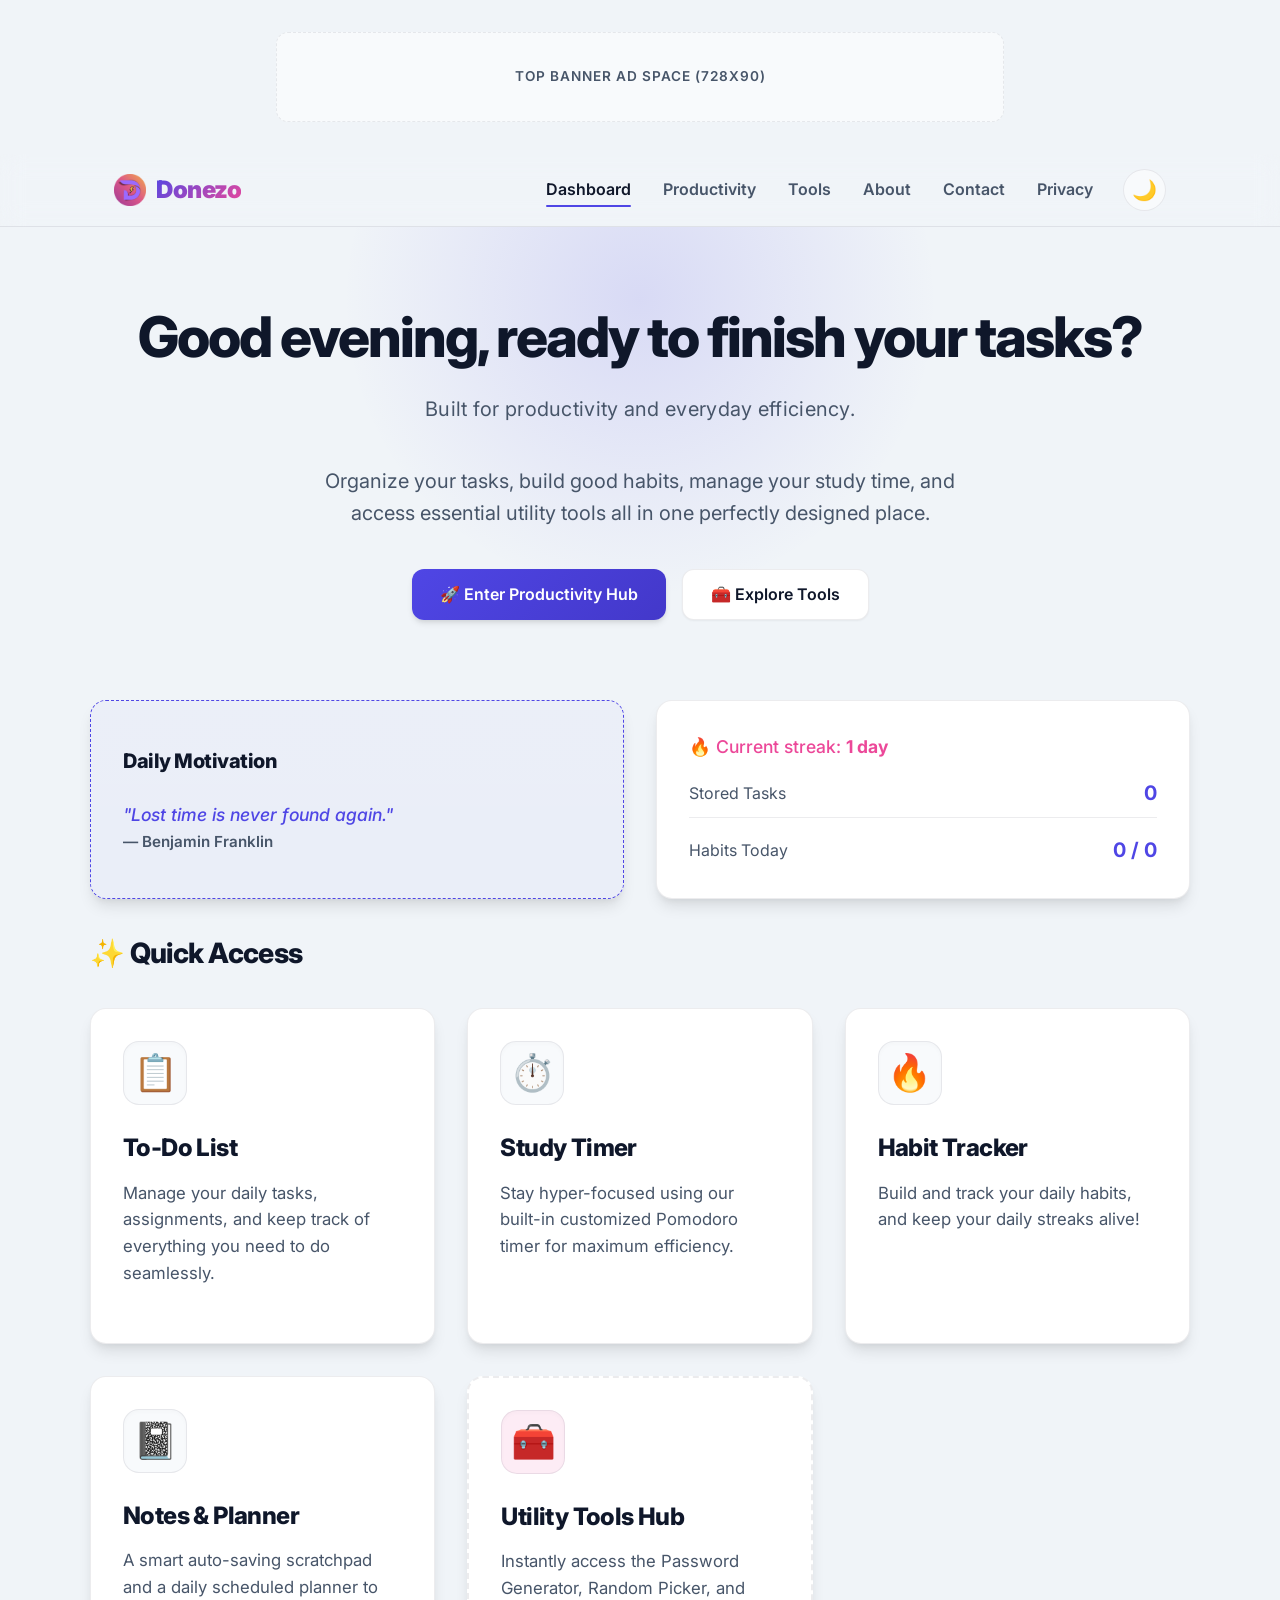
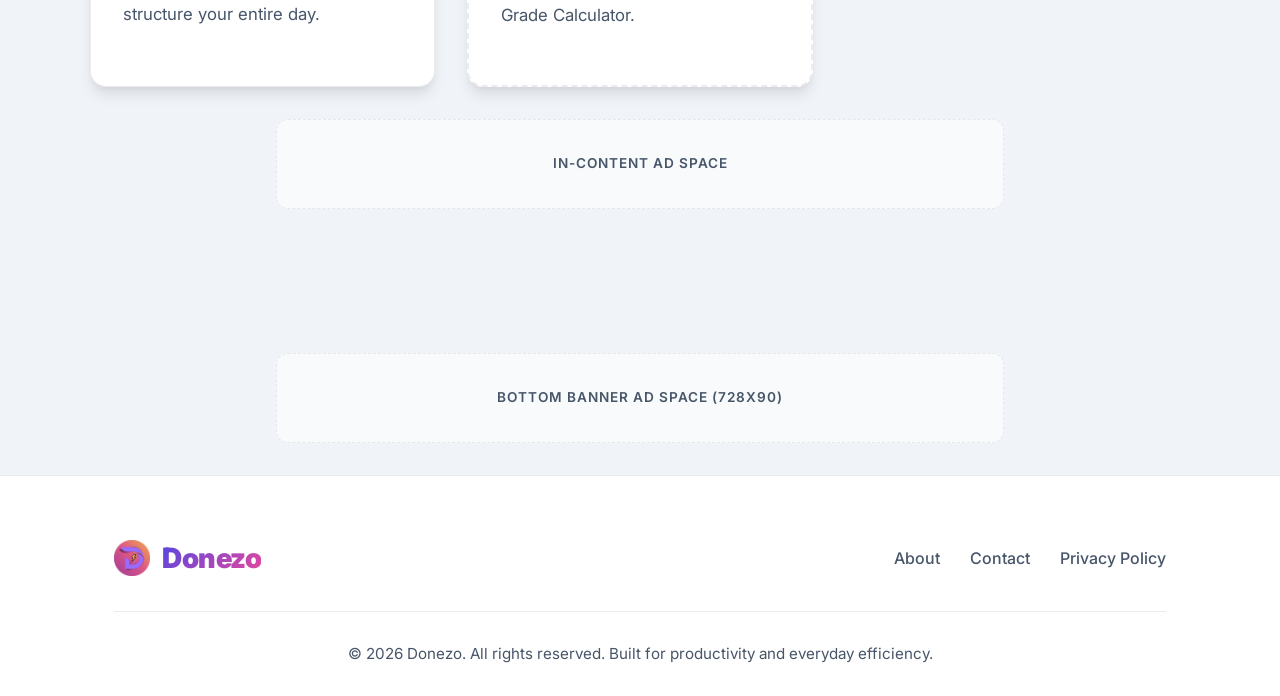
<file: index.html>
<!DOCTYPE html>
<html lang="en">

<head>
  <meta charset="UTF-8">
  <meta name="viewport" content="width=device-width, initial-scale=1.0">
  <title>Donezo - Your Daily Productivity Hub</title>
  <meta name="description" content="A complete suite of productivity and utility tools for students.">
  <link href="https://fonts.googleapis.com/css2?family=Inter:wght@400;500;600;700;800;900&display=swap"
    rel="stylesheet">
  <link rel="stylesheet" href="style.css">
  <link rel="icon" href="assets/favicon.png" type="image/png">
</head>

<body>

  <!-- Top Banner Ad Placeholder -->
  <div class="ad-container top-ad">Top Banner Ad Space (728x90)</div>

  <!-- Navbar -->
  <nav class="navbar">
    <div class="container nav-container">
      <a href="index.html" class="nav-logo">
        <img src="assets/logo.png" alt="Donezo Logo">
        <span class="nav-logo-text">Donezo</span>
      </a>
      <button class="hamburger" id="hamburger" aria-label="Menu">☰</button>
      <div class="nav-right" id="nav-right">
        <ul class="nav-menu" id="nav-menu">
          <li><a href="index.html" class="nav-link active">Dashboard</a></li>
          <li><a href="productivity.html" class="nav-link">Productivity</a></li>
          <li><a href="tools.html" class="nav-link">Tools</a></li>
          <li><a href="about.html" class="nav-link">About</a></li>
          <li><a href="contact.html" class="nav-link">Contact</a></li>
          <li><a href="privacy.html" class="nav-link">Privacy</a></li>
        </ul>
        <button class="theme-toggle" id="theme-toggle" aria-label="Toggle Dark Mode">🌙</button>
      </div>
    </div>
  </nav>

  <!-- Hero / Welcome -->
  <header class="hero container">
    <h1 id="welcome-message">Your Daily Productivity Hub</h1>
    <p class="tagline">Built for productivity and everyday efficiency.</p>
    <p>Organize your tasks, build good habits, manage your study time, and access essential utility tools all in one
      perfectly designed place.</p>
    <div class="hero-actions">
      <a href="productivity.html" class="btn">🚀 Enter Productivity Hub</a>
      <a href="tools.html" class="btn btn-secondary">🧰 Explore Tools</a>
    </div>
  </header>

  <main class="container main-content">

    <!-- Progress Dashboard & Daily Quote -->
    <div class="cards-grid mb-2" style="grid-template-columns: repeat(auto-fit, minmax(320px, 1fr));">
      
      <!-- Daily Motivation -->
      <div class="card" style="display: flex; justify-content: center; background: rgba(79,70,229,0.03); border: 1px dashed var(--primary);">
        <h3 class="card-title" style="font-size: 1.25rem;">Daily Motivation</h3>
        <div id="daily-quote" style="margin-top: 12px; font-weight: 500; line-height: 1.6;">
          <em class="text-muted">Loading quote...</em>
        </div>
      </div>

      <!-- Quick Stats -->
      <div class="card" style="display: flex; flex-direction: column; justify-content: center; gap: 16px;">
        <div id="streak-indicator" style="font-size: 1.1rem; color: var(--secondary); font-weight: 500;">
          <!-- JS injected streak -->
        </div>
        <div style="display: flex; justify-content: space-between; align-items: center; border-bottom: 1px solid var(--border-color); padding-bottom: 8px;">
          <span class="text-muted">Stored Tasks</span>
          <strong id="dash-tasks" style="font-size: 1.25rem; color: var(--primary);">0</strong>
        </div>
        <div style="display: flex; justify-content: space-between; align-items: center;">
          <span class="text-muted">Habits Today</span>
          <strong id="dash-habits" style="font-size: 1.25rem; color: var(--primary);">0 / 0</strong>
        </div>
      </div>
      
    </div>

    <h2 class="section-title mt-2">✨ Quick Access</h2>

    <div class="cards-grid mb-2">
      <!-- Productivity Cards -->
      <a href="productivity.html" class="card">
        <div class="card-icon">📋</div>
        <h3 class="card-title">To-Do List</h3>
        <p>Manage your daily tasks, assignments, and keep track of everything you need to do seamlessly.</p>
      </a>

      <a href="productivity.html" class="card">
        <div class="card-icon">⏱️</div>
        <h3 class="card-title">Study Timer</h3>
        <p>Stay hyper-focused using our built-in customized Pomodoro timer for maximum efficiency.</p>
      </a>

      <a href="productivity.html" class="card">
        <div class="card-icon">🔥</div>
        <h3 class="card-title">Habit Tracker</h3>
        <p>Build and track your daily habits, and keep your daily streaks alive!</p>
      </a>

      <a href="productivity.html" class="card">
        <div class="card-icon">📓</div>
        <h3 class="card-title">Notes & Planner</h3>
        <p>A smart auto-saving scratchpad and a daily scheduled planner to structure your entire day.</p>
      </a>

      <!-- Tools Card -->
      <a href="tools.html" class="card" style="border-style: dashed; border-width: 2px;">
        <div class="card-icon" style="background: rgba(236, 72, 153, 0.1); color: var(--secondary);">🧰</div>
        <h3 class="card-title">Utility Tools Hub</h3>
        <p>Instantly access the Password Generator, Random Picker, and Grade Calculator.</p>
      </a>
    </div>

    <!-- In-Content Ad Placeholder -->
    <div class="ad-container mid-ad">In-Content Ad Space</div>

  </main>

  <!-- Bottom Banner Ad Placeholder -->
  <div class="ad-container bottom-ad">Bottom Banner Ad Space (728x90)</div>

  <!-- Footer -->
  <footer class="footer">
    <div class="container">
      <div class="footer-content">
        <div class="footer-logo">
          <img src="assets/logo.png" alt="Donezo Logo">
          <span class="footer-logo-text">Donezo</span>
        </div>
        <ul class="footer-nav">
          <li><a href="about.html">About</a></li>
          <li><a href="contact.html">Contact</a></li>
          <li><a href="privacy.html">Privacy Policy</a></li>
        </ul>
      </div>
      <div class="footer-bottom">
        &copy; 2026 Donezo. All rights reserved. Built for productivity and everyday efficiency.
      </div>
    </div>
  </footer>

  <script src="script.js"></script>
</body>

</html>
</file>
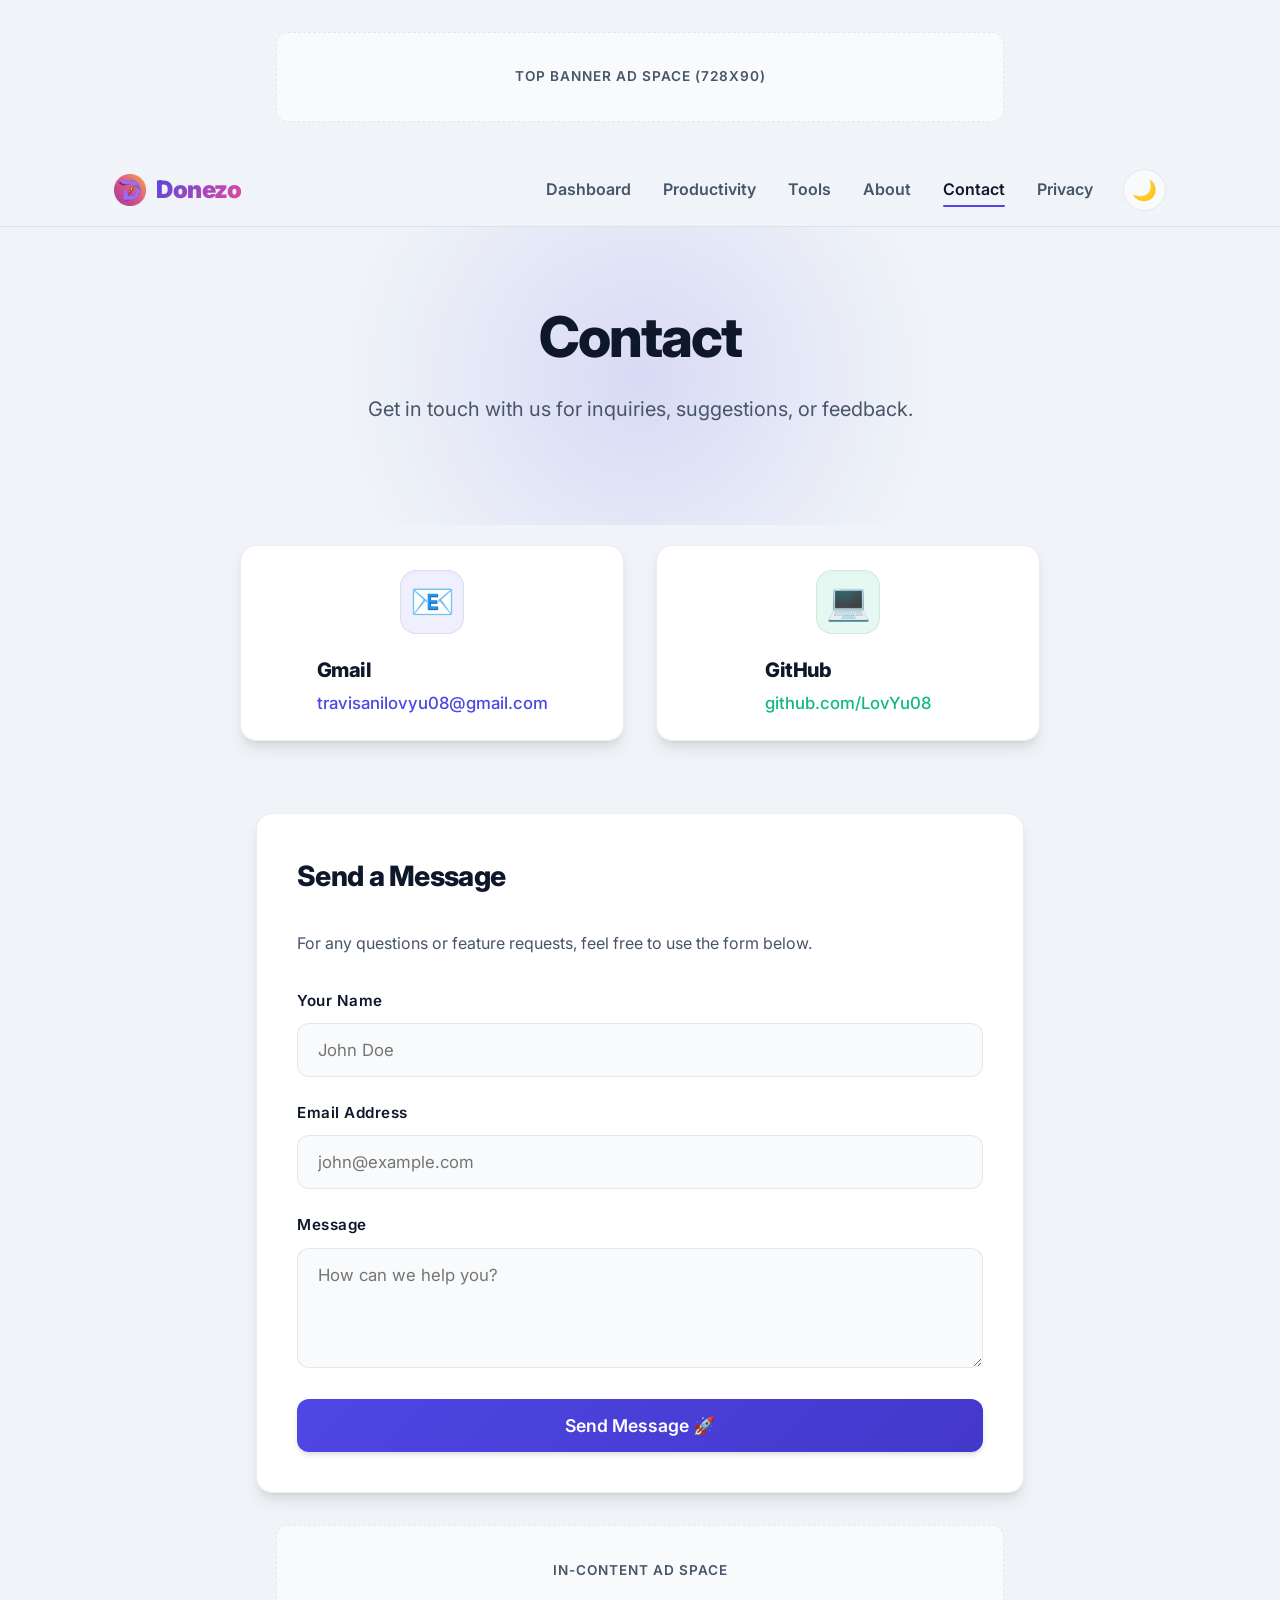
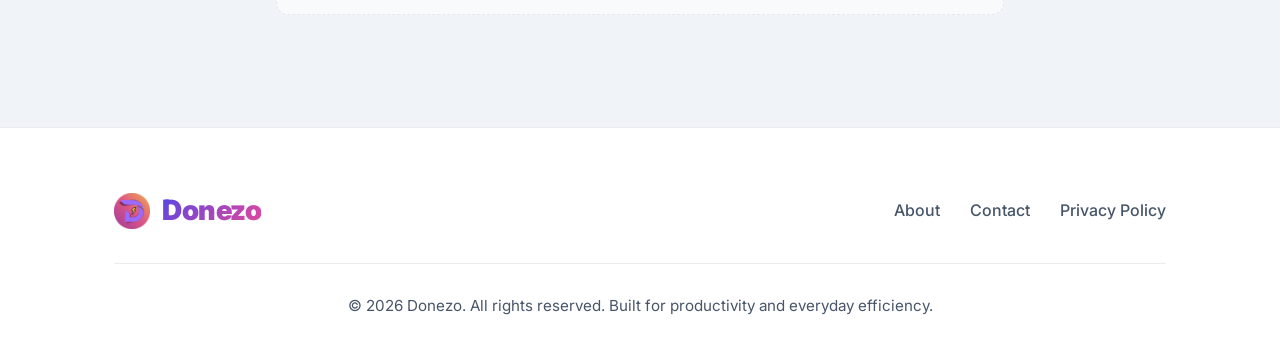
<file: contact.html>
<!DOCTYPE html>
<html lang="en">

<head>
  <meta charset="UTF-8">
  <meta name="viewport" content="width=device-width, initial-scale=1.0">
  <title>Contact - Donezo</title>
  <meta name="description" content="Get in touch with the Donezo developer.">
  <link href="https://fonts.googleapis.com/css2?family=Inter:wght@400;500;600;700;800;900&display=swap"
    rel="stylesheet">
  <link rel="stylesheet" href="style.css">
  <link rel="icon" href="assets/favicon.png" type="image/png">
</head>

<body>

  <!-- Top Banner Ad Placeholder -->
  <div class="ad-container top-ad">Top Banner Ad Space (728x90)</div>

  <!-- Navbar -->
  <nav class="navbar">
    <div class="container nav-container">
      <a href="index.html" class="nav-logo">
        <img src="assets/logo.png" alt="Donezo Logo">
        <span class="nav-logo-text">Donezo</span>
      </a>
      <button class="hamburger" id="hamburger" aria-label="Menu">☰</button>
      <div class="nav-right" id="nav-right">
        <ul class="nav-menu" id="nav-menu">
          <li><a href="index.html" class="nav-link">Dashboard</a></li>
          <li><a href="productivity.html" class="nav-link">Productivity</a></li>
          <li><a href="tools.html" class="nav-link">Tools</a></li>
          <li><a href="about.html" class="nav-link">About</a></li>
          <li><a href="contact.html" class="nav-link active">Contact</a></li>
          <li><a href="privacy.html" class="nav-link">Privacy</a></li>
        </ul>
        <button class="theme-toggle" id="theme-toggle" aria-label="Toggle Dark Mode">🌙</button>
      </div>
    </div>
  </nav>

  <!-- Hero Section -->
  <header class="hero container">
    <h1>Contact</h1>
    <p>Get in touch with us for inquiries, suggestions, or feedback.</p>
  </header>

  <main class="container main-content">

    <div class="prod-layout" style="grid-template-columns: 1fr; max-width: 800px; margin: 0 auto;">

      <!-- Contact Info Cards -->
      <div class="cards-grid mb-2" style="grid-template-columns: repeat(auto-fit, minmax(280px, 1fr));">
        <div class="card" style="padding: 24px; display: flex; align-items: center; text-align: left; gap: 20px;">
          <div class="card-icon" style="margin-bottom: 0; background: rgba(99, 102, 241, 0.1); color: var(--primary);">
            📧</div>
          <div>
            <h3 class="card-title" style="font-size: 1.25rem; margin-bottom: 4px;">Gmail</h3>
            <p class="text-muted" style="margin-bottom: 0;"><a href="mailto:travisanilovyu08@gmail.com"
                style="color: var(--primary); font-weight: 500;">travisanilovyu08@gmail.com</a></p>
          </div>
        </div>

        <div class="card" style="padding: 24px; display: flex; align-items: center; text-align: left; gap: 20px;">
          <div class="card-icon" style="margin-bottom: 0; background: rgba(16, 185, 129, 0.1); color: var(--success);">
            💻</div>
          <div>
            <h3 class="card-title" style="font-size: 1.25rem; margin-bottom: 4px;">GitHub</h3>
            <p class="text-muted" style="margin-bottom: 0;"><a href="https://github.com/LovYu08" target="_blank"
                style="color: var(--success); font-weight: 500;">github.com/LovYu08</a></p>
          </div>
        </div>
      </div>

      <!-- Contact Form UI -->
      <div class="tool-wrapper" style="width: 100%; border: 1px solid var(--border-color);">
        <h2 class="section-title">Send a Message</h2>
        <p class="text-muted mb-2">For any questions or feature requests, feel free to use the form below.</p>

        <form onsubmit="event.preventDefault(); alert('Thanks! Form submission is a visual placeholder for now.');">
          <div class="form-group">
            <label class="form-label" for="contact-name">Your Name</label>
            <input type="text" id="contact-name" class="form-control" placeholder="John Doe" required>
          </div>

          <div class="form-group">
            <label class="form-label" for="contact-email">Email Address</label>
            <input type="email" id="contact-email" class="form-control" placeholder="john@example.com" required>
          </div>

          <div class="form-group">
            <label class="form-label" for="contact-message">Message</label>
            <textarea id="contact-message" class="form-control" placeholder="How can we help you?" required></textarea>
          </div>

          <button type="submit" class="btn"
            style="width: 100%; justify-content: center; padding: 16px; font-size: 1.1rem;">
            Send Message 🚀
          </button>
        </form>
      </div>

    </div>

    <!-- In-Content Ad Placeholder -->
    <div class="ad-container mid-ad">In-Content Ad Space</div>
  </main>

  <footer class="footer">
    <div class="container">
      <div class="footer-content">
        <div class="footer-logo">
          <img src="assets/logo.png" alt="Donezo Logo">
          <span class="footer-logo-text">Donezo</span>
        </div>
        <ul class="footer-nav">
          <li><a href="about.html">About</a></li>
          <li><a href="contact.html">Contact</a></li>
          <li><a href="privacy.html">Privacy Policy</a></li>
        </ul>
      </div>
      <div class="footer-bottom">
        &copy; 2026 Donezo. All rights reserved. Built for productivity and everyday efficiency.
      </div>
    </div>
  </footer>

  <script src="script.js"></script>
</body>

</html>
</file>
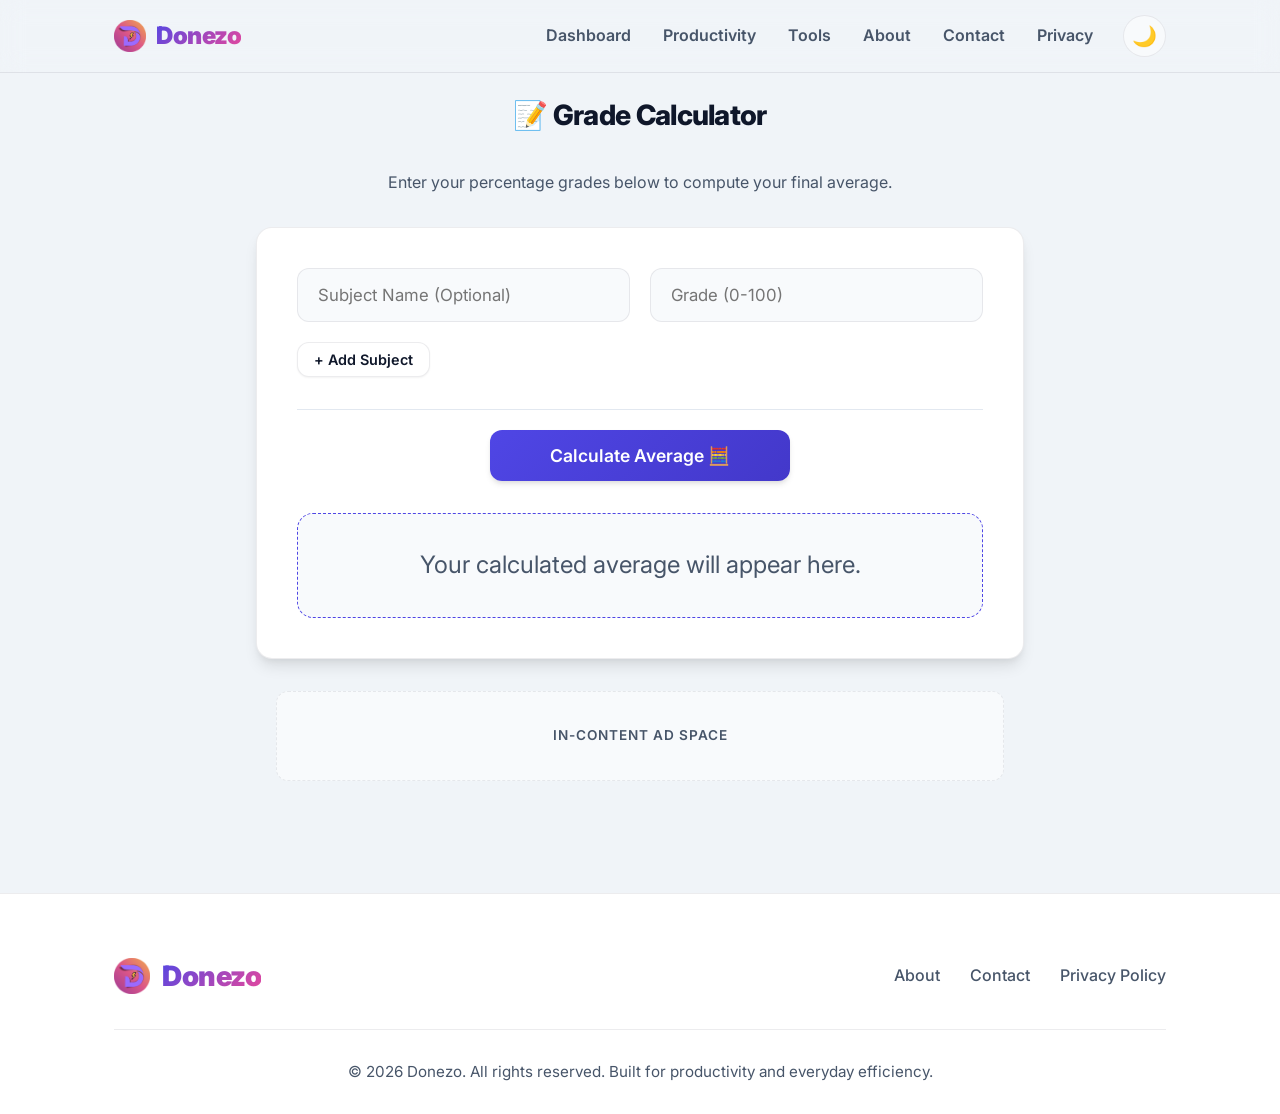
<file: grade-calculator.html>
<!DOCTYPE html>
<html lang="en">

<head>
  <meta charset="UTF-8">
  <meta name="viewport" content="width=device-width, initial-scale=1.0">
  <title>Grade Calculator - Donezo</title>
  <meta name="description" content="Calculate your average grades quickly and accurately.">
  <link href="https://fonts.googleapis.com/css2?family=Inter:wght@400;500;600;700;800;900&display=swap"
    rel="stylesheet">
  <link rel="stylesheet" href="style.css">
  <link rel="icon" href="assets/favicon.png" type="image/png">
</head>

<body>

  <!-- Navbar -->
  <nav class="navbar">
    <div class="container nav-container">
      <a href="index.html" class="nav-logo">
        <img src="assets/logo.png" alt="Donezo Logo">
        <span class="nav-logo-text">Donezo</span>
      </a>
      <button class="hamburger" id="hamburger" aria-label="Menu">☰</button>
      <div class="nav-right" id="nav-right">
        <ul class="nav-menu" id="nav-menu">
          <li><a href="index.html" class="nav-link">Dashboard</a></li>
          <li><a href="productivity.html" class="nav-link">Productivity</a></li>
          <li><a href="tools.html" class="nav-link">Tools</a></li>
          <li><a href="about.html" class="nav-link">About</a></li>
          <li><a href="contact.html" class="nav-link">Contact</a></li>
          <li><a href="privacy.html" class="nav-link">Privacy</a></li>
        </ul>
        <button class="theme-toggle" id="theme-toggle" aria-label="Toggle Dark Mode">🌙</button>
      </div>
    </div>
  </nav>

  <main class="container main-content">
    <div class="text-center mb-2">
      <h1 class="section-title" style="justify-content: center;">📝 Grade Calculator</h1>
      <p class="text-muted">Enter your percentage grades below to compute your final average.</p>
    </div>

    <div class="tool-wrapper" id="grade-tool">

      <div id="grade-inputs">
        <!-- JS populates initial row -->
        <div class="grade-row">
          <div class="form-group">
            <input type="text" class="form-control" placeholder="Subject Name (Optional)">
          </div>
          <div class="form-group">
            <input type="number" class="form-control grade-val" placeholder="Grade (0-100)" min="0" max="100">
          </div>
          <!-- No remove button for the first row to ensure they don't break layout -->
        </div>
      </div>

      <div class="mb-2">
        <button id="add-grade-btn" class="btn btn-secondary btn-sm" style="margin-right: 10px;">+ Add Subject</button>
      </div>

      <div class="text-center mb-2" style="border-top: 1px solid #e2e8f0; padding-top: 20px;">
        <button id="calc-grade-btn" class="btn"
          style="width: 100%; max-width: 300px; padding: 15px; font-size: 1.1rem;">Calculate Average 🧮</button>
      </div>

      <div id="grade-result" class="result-box">
        <!-- Results appear here -->
        <span class="text-muted" style="font-weight: 400;">Your calculated average will appear here.</span>
      </div>

    </div>

    <!-- In-Content Ad Placeholder -->
    <div class="ad-container mid-ad">In-Content Ad Space</div>
  </main>

  <footer class="footer">
    <div class="container">
      <div class="footer-content">
        <div class="footer-logo">
          <img src="assets/logo.png" alt="Donezo Logo">
          <span class="footer-logo-text">Donezo</span>
        </div>
        <ul class="footer-nav">
          <li><a href="about.html">About</a></li>
          <li><a href="contact.html">Contact</a></li>
          <li><a href="privacy.html">Privacy Policy</a></li>
        </ul>
      </div>
      <div class="footer-bottom">
        &copy; 2026 Donezo. All rights reserved. Built for productivity and everyday efficiency.
      </div>
    </div>
  </footer>

  <script src="script.js"></script>
</body>

</html>
</file>
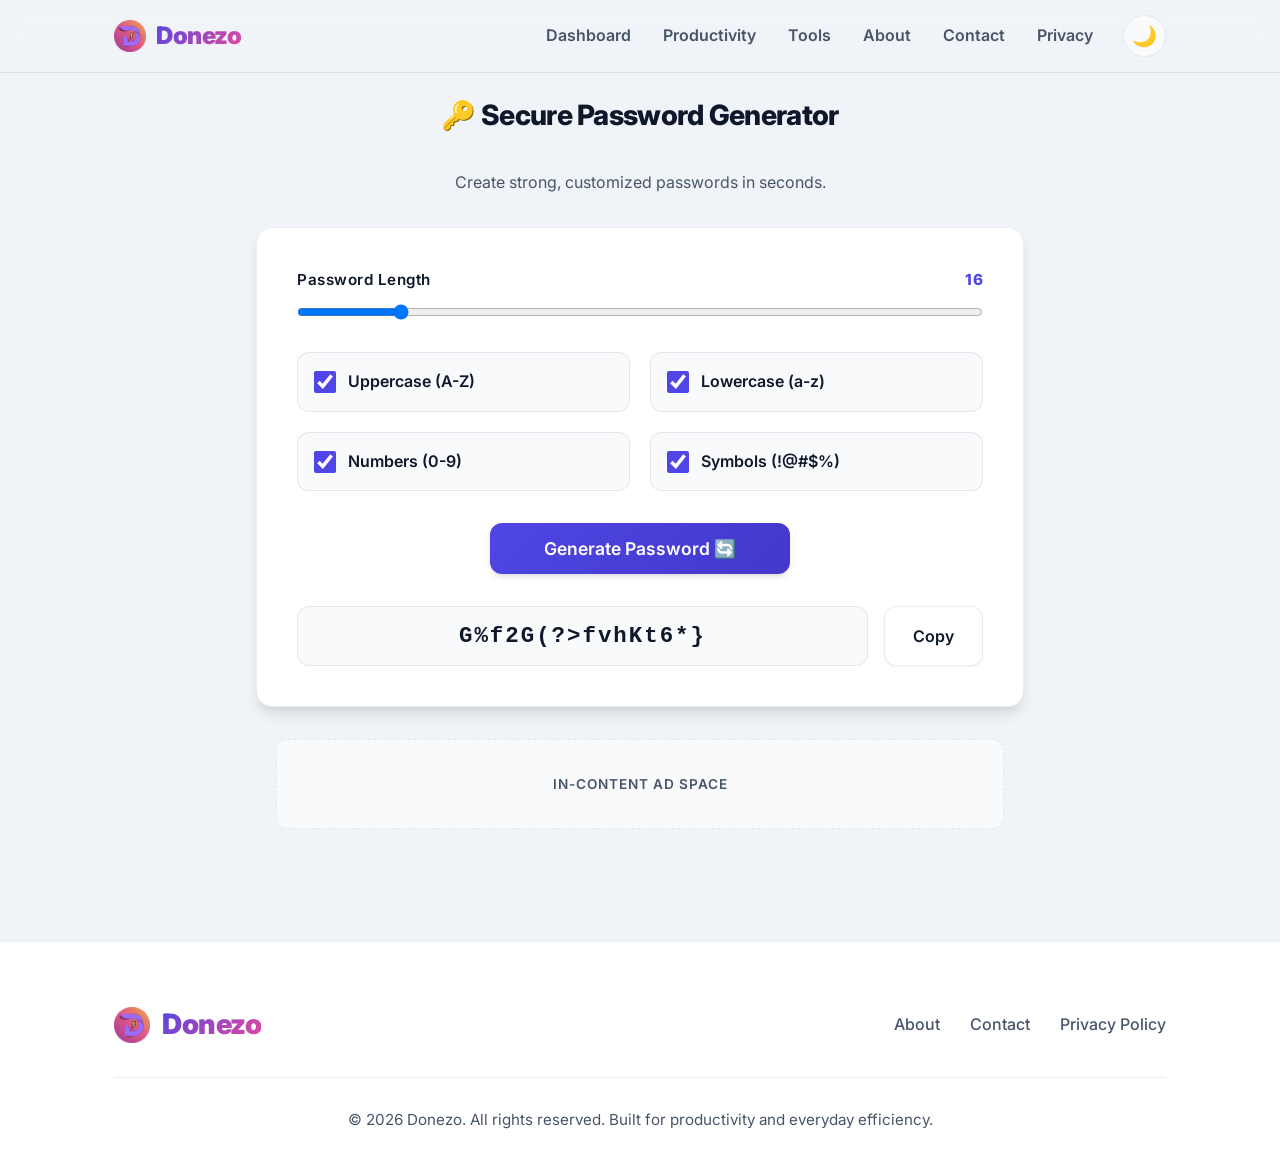
<file: password-generator.html>
<!DOCTYPE html>
<html lang="en">

<head>
  <meta charset="UTF-8">
  <meta name="viewport" content="width=device-width, initial-scale=1.0">
  <title>Password Generator - Donezo</title>
  <meta name="description" content="Generate secure passwords locally in your browser.">
  <link href="https://fonts.googleapis.com/css2?family=Inter:wght@400;500;600;700;800;900&display=swap"
    rel="stylesheet">
  <link rel="stylesheet" href="style.css">
  <link rel="icon" href="assets/favicon.png" type="image/png">
</head>

<body>

  <!-- Navbar -->
  <nav class="navbar">
    <div class="container nav-container">
      <a href="index.html" class="nav-logo">
        <img src="assets/logo.png" alt="Donezo Logo">
        <span class="nav-logo-text">Donezo</span>
      </a>
      <button class="hamburger" id="hamburger" aria-label="Menu">☰</button>
      <div class="nav-right" id="nav-right">
        <ul class="nav-menu" id="nav-menu">
          <li><a href="index.html" class="nav-link">Dashboard</a></li>
          <li><a href="productivity.html" class="nav-link">Productivity</a></li>
          <li><a href="tools.html" class="nav-link">Tools</a></li>
          <li><a href="about.html" class="nav-link">About</a></li>
          <li><a href="contact.html" class="nav-link">Contact</a></li>
          <li><a href="privacy.html" class="nav-link">Privacy</a></li>
        </ul>
        <button class="theme-toggle" id="theme-toggle" aria-label="Toggle Dark Mode">🌙</button>
      </div>
    </div>
  </nav>

  <main class="container main-content">
    <div class="text-center mb-2">
      <h1 class="section-title" style="justify-content: center;">🔑 Secure Password Generator</h1>
      <p class="text-muted">Create strong, customized passwords in seconds.</p>
    </div>

    <div class="tool-wrapper" id="password-tool">

      <div class="form-group">
        <label class="form-label" style="display: flex; justify-content: space-between;">
          Password Length
          <span id="length-val" style="color: var(--primary); font-weight: 800;">16</span>
        </label>
        <input type="range" id="pass-length" class="form-control" min="8" max="64" value="16" style="padding: 0;">
      </div>

      <div class="pass-options">
        <label class="pass-option-label">
          <input type="checkbox" id="inc-upper" checked> Uppercase (A-Z)
        </label>
        <label class="pass-option-label">
          <input type="checkbox" id="inc-lower" checked> Lowercase (a-z)
        </label>
        <label class="pass-option-label">
          <input type="checkbox" id="inc-num" checked> Numbers (0-9)
        </label>
        <label class="pass-option-label">
          <input type="checkbox" id="inc-sym" checked> Symbols (!@#$%)
        </label>
      </div>

      <div class="text-center mb-2">
        <button id="generate-btn" class="btn"
          style="width: 100%; max-width: 300px; padding: 15px; font-size: 1.1rem;">Generate Password 🔄</button>
      </div>

      <div class="password-output-group">
        <input type="text" id="pass-output" class="form-control" readonly placeholder="Click generate...">
        <button id="copy-btn" class="btn btn-secondary">Copy</button>
      </div>

    </div>

    <!-- In-Content Ad Placeholder -->
    <div class="ad-container mid-ad">In-Content Ad Space</div>
  </main>

  <footer class="footer">
    <div class="container">
      <div class="footer-content">
        <div class="footer-logo">
          <img src="assets/logo.png" alt="Donezo Logo">
          <span class="footer-logo-text">Donezo</span>
        </div>
        <ul class="footer-nav">
          <li><a href="about.html">About</a></li>
          <li><a href="contact.html">Contact</a></li>
          <li><a href="privacy.html">Privacy Policy</a></li>
        </ul>
      </div>
      <div class="footer-bottom">
        &copy; 2026 Donezo. All rights reserved. Built for productivity and everyday efficiency.
      </div>
    </div>
  </footer>

  <script src="script.js"></script>
</body>

</html>
</file>
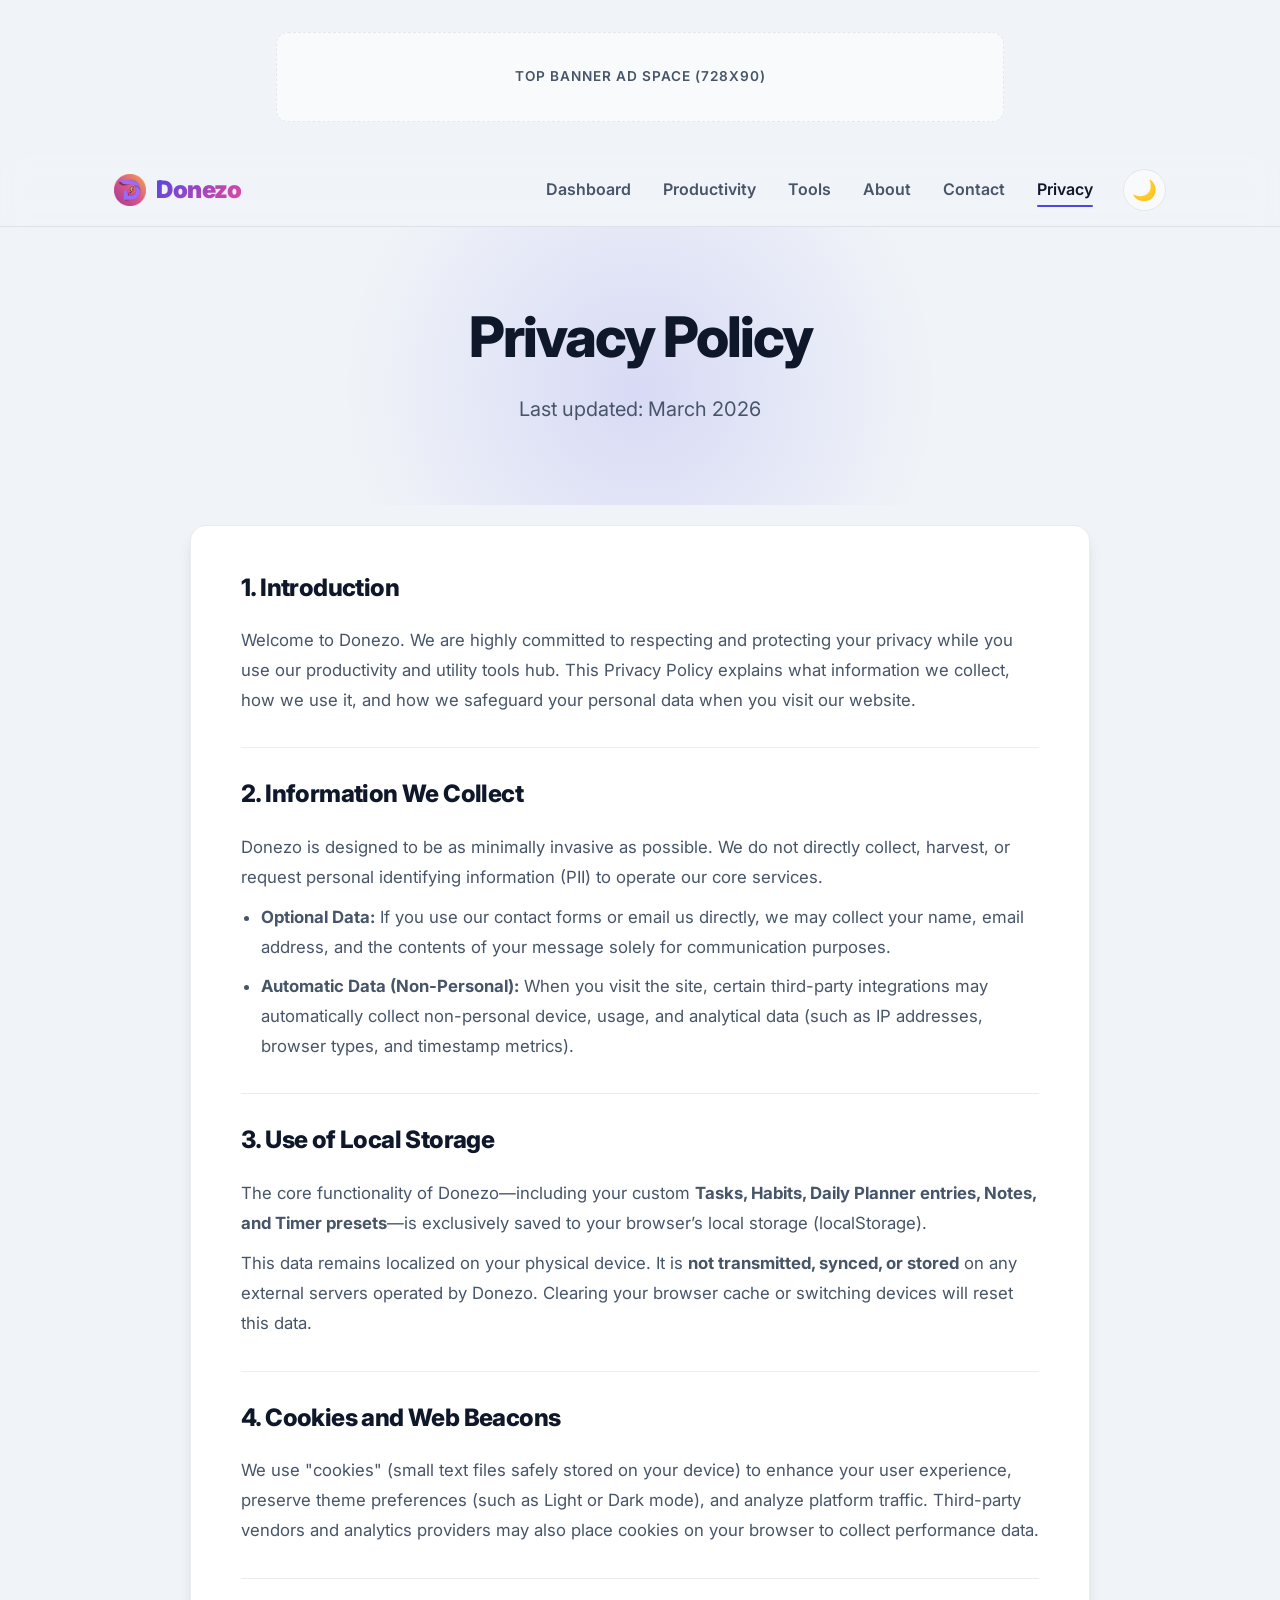
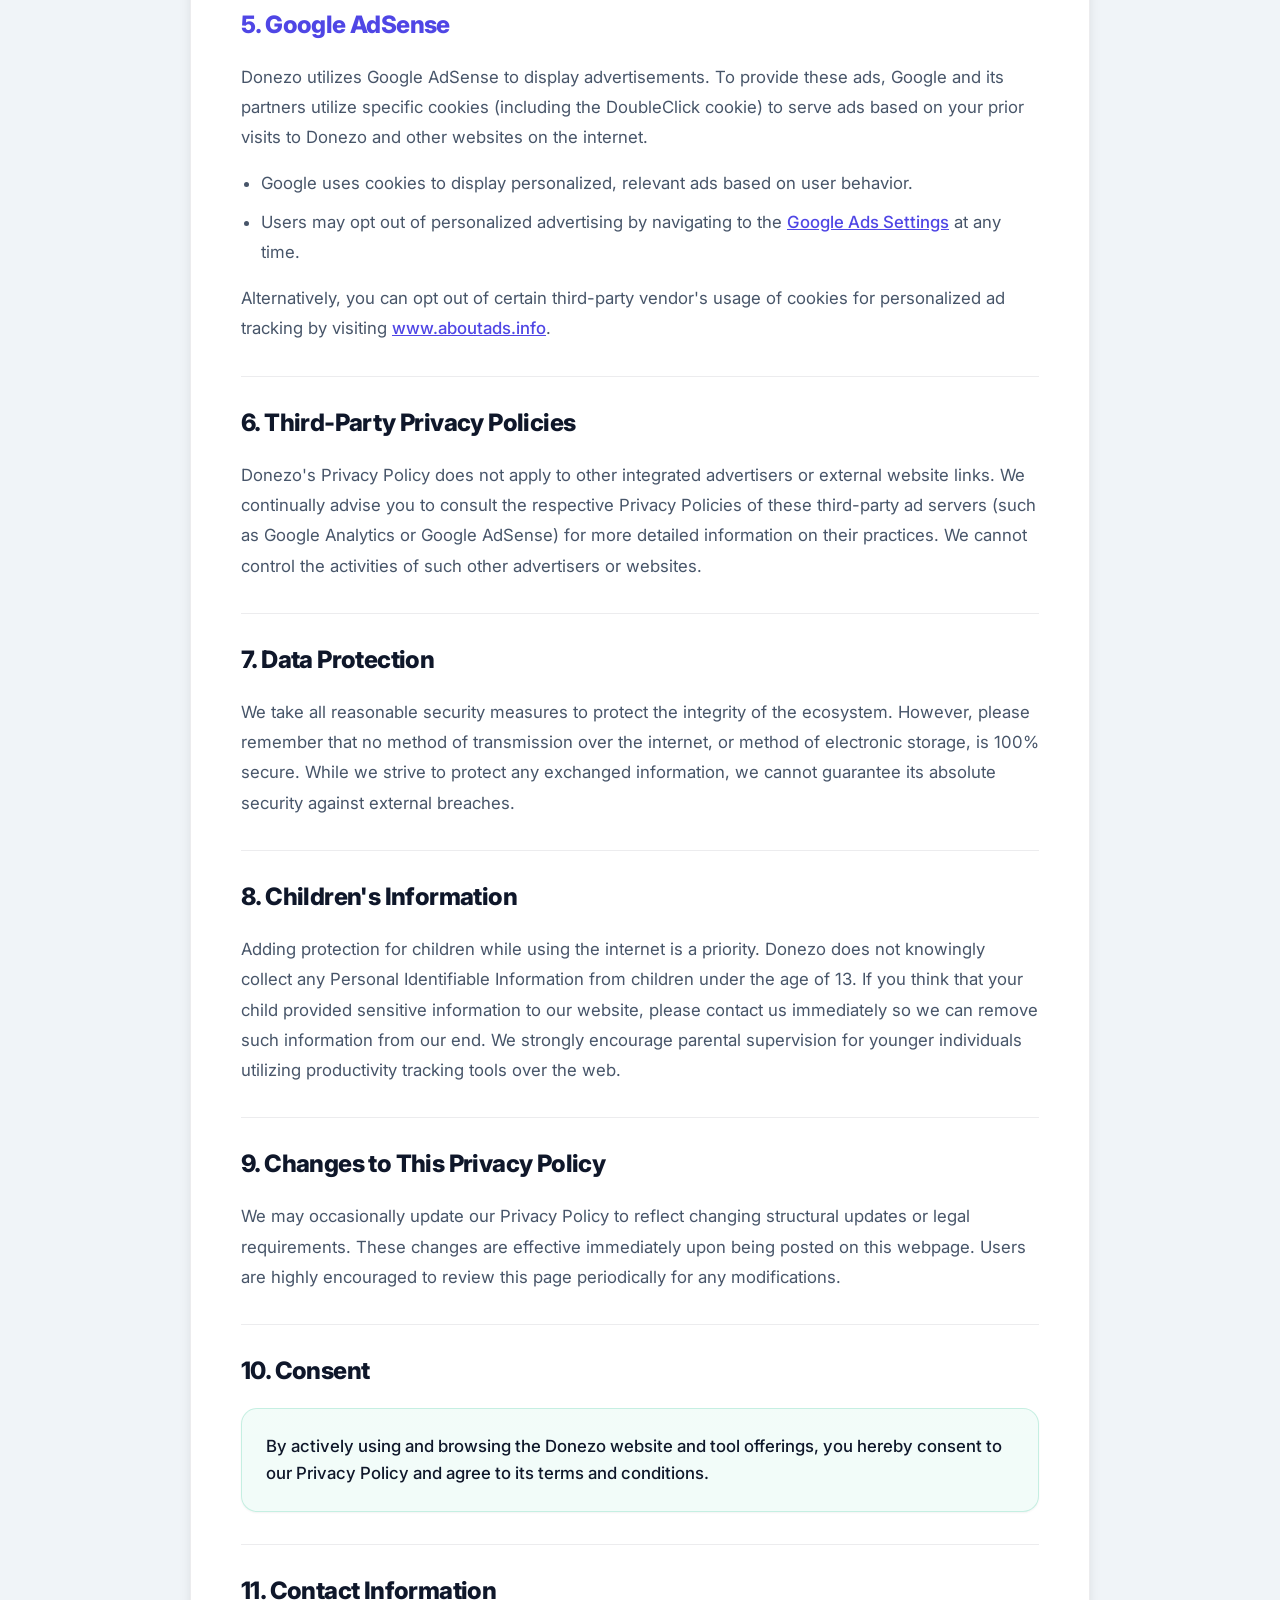
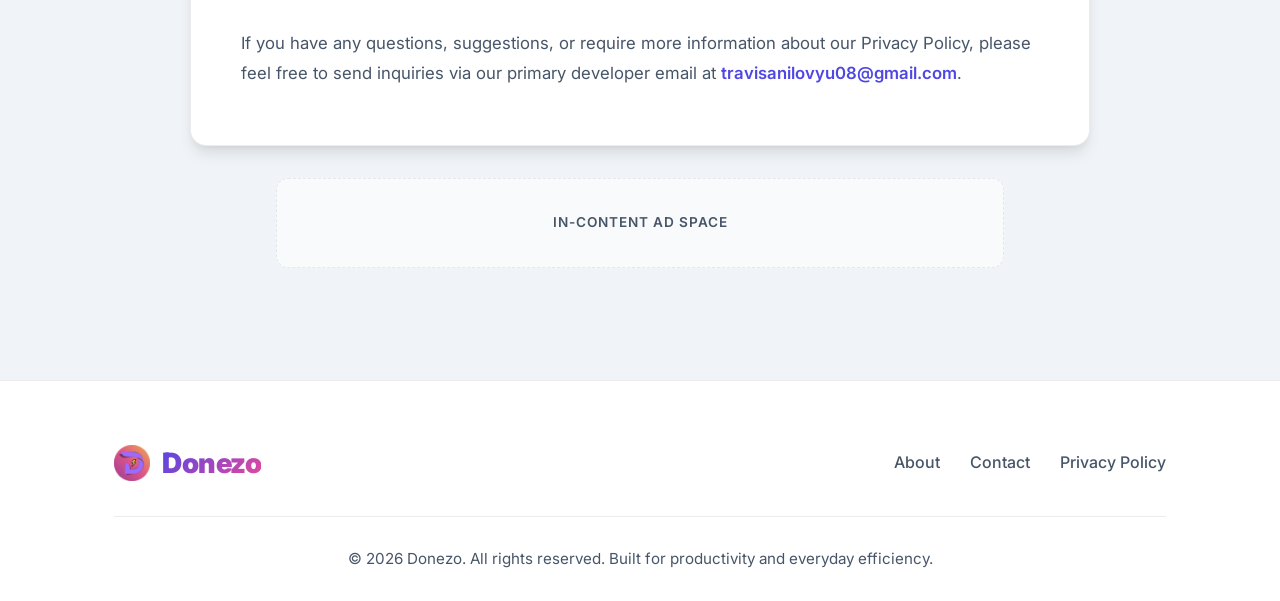
<file: privacy.html>
<!DOCTYPE html>
<html lang="en">

<head>
  <meta charset="UTF-8">
  <meta name="viewport" content="width=device-width, initial-scale=1.0">
  <title>Privacy Policy - Donezo</title>
  <meta name="description" content="Read the Donezo privacy policy to understand how we protect your data.">
  <link href="https://fonts.googleapis.com/css2?family=Inter:wght@400;500;600;700;800;900&display=swap"
    rel="stylesheet">
  <link rel="stylesheet" href="style.css">
  <link rel="icon" href="assets/favicon.png" type="image/png">
</head>

<body>

  <!-- Top Banner Ad Placeholder -->
  <div class="ad-container top-ad">Top Banner Ad Space (728x90)</div>

  <!-- Navbar -->
  <nav class="navbar">
    <div class="container nav-container">
      <a href="index.html" class="nav-logo">
        <img src="assets/logo.png" alt="Donezo Logo">
        <span class="nav-logo-text">Donezo</span>
      </a>
      <button class="hamburger" id="hamburger" aria-label="Menu">☰</button>
      <div class="nav-right" id="nav-right">
        <ul class="nav-menu" id="nav-menu">
          <li><a href="index.html" class="nav-link">Dashboard</a></li>
          <li><a href="productivity.html" class="nav-link">Productivity</a></li>
          <li><a href="tools.html" class="nav-link">Tools</a></li>
          <li><a href="about.html" class="nav-link">About</a></li>
          <li><a href="contact.html" class="nav-link">Contact</a></li>
          <li><a href="privacy.html" class="nav-link active">Privacy</a></li>
        </ul>
        <button class="theme-toggle" id="theme-toggle" aria-label="Toggle Dark Mode">🌙</button>
      </div>
    </div>
  </nav>

  <!-- Hero Section -->
  <header class="hero container" style="padding-bottom: 40px;">
    <h1>Privacy Policy</h1>
    <p>Last updated: March 2026</p>
  </header>

  <main class="container main-content">

    <div class="tool-wrapper" style="max-width: 900px; line-height: 1.8; padding: 40px 50px;">

      <!-- 1. Introduction -->
      <div class="mb-2">
        <h2 class="section-title" style="font-size: 1.5rem; margin-bottom: 16px;">1. Introduction</h2>
        <p class="text-muted" style="font-size: 1.05rem;">
          Welcome to Donezo. We are highly committed to respecting and protecting your privacy while you use our
          productivity and utility tools hub.
          This Privacy Policy explains what information we collect, how we use it, and how we safeguard your personal
          data when you visit our website.
        </p>
      </div>

      <!-- 2. Information We Collect -->
      <div class="mb-2" style="border-top: 1px solid var(--border-color); padding-top: 24px;">
        <h2 class="section-title" style="font-size: 1.5rem; margin-bottom: 16px;">2. Information We Collect</h2>
        <p class="text-muted" style="font-size: 1.05rem; margin-bottom: 10px;">
          Donezo is designed to be as minimally invasive as possible. We do not directly collect, harvest, or request
          personal identifying information (PII) to operate our core services.
        </p>
        <ul class="text-muted" style="font-size: 1.05rem; padding-left: 20px; list-style-type: disc; margin-bottom: 0;">
          <li style="margin-bottom: 8px;"><strong>Optional Data:</strong> If you use our contact forms or email us
            directly, we may collect your name, email address, and the contents of your message solely for communication
            purposes.</li>
          <li><strong>Automatic Data (Non-Personal):</strong> When you visit the site, certain third-party integrations
            may automatically collect non-personal device, usage, and analytical data (such as IP addresses, browser
            types, and timestamp metrics).</li>
        </ul>
      </div>

      <!-- 3. Use of Local Storage -->
      <div class="mb-2" style="border-top: 1px solid var(--border-color); padding-top: 24px;">
        <h2 class="section-title" style="font-size: 1.5rem; margin-bottom: 16px;">3. Use of Local Storage</h2>
        <p class="text-muted" style="font-size: 1.05rem;">
          The core functionality of Donezo—including your custom <strong>Tasks, Habits, Daily Planner entries, Notes,
            and Timer presets</strong>—is exclusively saved to your browser’s local storage (<code>localStorage</code>).
        </p>
        <p class="text-muted" style="font-size: 1.05rem; margin-top: 10px;">
          This data remains localized on your physical device. It is <strong>not transmitted, synced, or stored</strong>
          on any external servers operated by Donezo. Clearing your browser cache or switching devices will reset this
          data.
        </p>
      </div>

      <!-- 4. Cookies and Web Beacons -->
      <div class="mb-2" style="border-top: 1px solid var(--border-color); padding-top: 24px;">
        <h2 class="section-title" style="font-size: 1.5rem; margin-bottom: 16px;">4. Cookies and Web Beacons</h2>
        <p class="text-muted" style="font-size: 1.05rem;">
          We use "cookies" (small text files safely stored on your device) to enhance your user experience, preserve
          theme preferences (such as Light or Dark mode), and analyze platform traffic. Third-party vendors and
          analytics providers may also place cookies on your browser to collect performance data.
        </p>
      </div>

      <!-- 5. Google AdSense -->
      <div class="mb-2" style="border-top: 1px solid var(--border-color); padding-top: 24px;">
        <h2 class="section-title" style="font-size: 1.5rem; margin-bottom: 16px; color: var(--primary);">5. Google
          AdSense</h2>
        <p class="text-muted" style="font-size: 1.05rem; margin-bottom: 16px;">
          Donezo utilizes Google AdSense to display advertisements. To provide these ads, Google and its partners
          utilize specific cookies (including the DoubleClick cookie) to serve ads based on your prior visits to Donezo
          and other websites on the internet.
        </p>
        <ul class="text-muted"
          style="font-size: 1.05rem; padding-left: 20px; list-style-type: disc; margin-bottom: 16px;">
          <li style="margin-bottom: 8px;">Google uses cookies to display personalized, relevant ads based on user
            behavior.</li>
          <li>Users may opt out of personalized advertising by navigating to the <a
              href="https://myadcenter.google.com/" target="_blank"
              style="color: var(--primary); font-weight: 500; text-decoration: underline;">Google Ads Settings</a> at
            any time.</li>
        </ul>
        <p class="text-muted" style="font-size: 1.05rem;">
          Alternatively, you can opt out of certain third-party vendor's usage of cookies for personalized ad tracking
          by visiting <a href="http://www.aboutads.info/choices/" target="_blank"
            style="color: var(--primary); font-weight: 500; text-decoration: underline;">www.aboutads.info</a>.
        </p>
      </div>

      <!-- 6. Third-Party Privacy Policies -->
      <div class="mb-2" style="border-top: 1px solid var(--border-color); padding-top: 24px;">
        <h2 class="section-title" style="font-size: 1.5rem; margin-bottom: 16px;">6. Third-Party Privacy Policies</h2>
        <p class="text-muted" style="font-size: 1.05rem;">
          Donezo's Privacy Policy does not apply to other integrated advertisers or external website links. We
          continually advise you to consult the respective Privacy Policies of these third-party ad servers (such as
          Google Analytics or Google AdSense) for more detailed information on their practices. We cannot control the
          activities of such other advertisers or websites.
        </p>
      </div>

      <!-- 7. Data Protection -->
      <div class="mb-2" style="border-top: 1px solid var(--border-color); padding-top: 24px;">
        <h2 class="section-title" style="font-size: 1.5rem; margin-bottom: 16px;">7. Data Protection</h2>
        <p class="text-muted" style="font-size: 1.05rem;">
          We take all reasonable security measures to protect the integrity of the ecosystem. However, please remember
          that no method of transmission over the internet, or method of electronic storage, is 100% secure. While we
          strive to protect any exchanged information, we cannot guarantee its absolute security against external
          breaches.
        </p>
      </div>

      <!-- 8. Children's Information -->
      <div class="mb-2" style="border-top: 1px solid var(--border-color); padding-top: 24px;">
        <h2 class="section-title" style="font-size: 1.5rem; margin-bottom: 16px;">8. Children's Information</h2>
        <p class="text-muted" style="font-size: 1.05rem;">
          Adding protection for children while using the internet is a priority. Donezo does not knowingly collect any
          Personal Identifiable Information from children under the age of 13. If you think that your child provided
          sensitive information to our website, please contact us immediately so we can remove such information from our
          end. We strongly encourage parental supervision for younger individuals utilizing productivity tracking tools
          over the web.
        </p>
      </div>

      <!-- 9. Changes to This Privacy Policy -->
      <div class="mb-2" style="border-top: 1px solid var(--border-color); padding-top: 24px;">
        <h2 class="section-title" style="font-size: 1.5rem; margin-bottom: 16px;">9. Changes to This Privacy Policy</h2>
        <p class="text-muted" style="font-size: 1.05rem;">
          We may occasionally update our Privacy Policy to reflect changing structural updates or legal requirements.
          These changes are effective immediately upon being posted on this webpage. Users are highly encouraged to
          review this page periodically for any modifications.
        </p>
      </div>

      <!-- 10. Consent -->
      <div class="mb-2" style="border-top: 1px solid var(--border-color); padding-top: 24px;">
        <h2 class="section-title" style="font-size: 1.5rem; margin-bottom: 16px;">10. Consent</h2>
        <div class="card"
          style="box-shadow: var(--shadow-sm); padding: 24px; background: rgba(16, 185, 129, 0.05); border: 1px solid rgba(16, 185, 129, 0.2);">
          <p class="text-muted"
            style="margin-bottom: 0; color: var(--text-main); font-weight: 500; font-size: 1.05rem;">
            By actively using and browsing the Donezo website and tool offerings, you hereby consent to our Privacy
            Policy and agree to its terms and conditions.
          </p>
        </div>
      </div>

      <!-- 11. Contact Information -->
      <div style="border-top: 1px solid var(--border-color); padding-top: 24px; padding-bottom: 16px;">
        <h2 class="section-title" style="font-size: 1.5rem; margin-bottom: 16px;">11. Contact Information</h2>
        <p class="text-muted" style="font-size: 1.05rem;">
          If you have any questions, suggestions, or require more information about our Privacy Policy, please feel free
          to send inquiries via our primary developer email at <a href="mailto:travisanilovyu08@gmail.com"
            style="color: var(--primary); font-weight: 600;">travisanilovyu08@gmail.com</a>.
        </p>
      </div>

    </div>

    <!-- In-Content Ad Placeholder -->
    <div class="ad-container mid-ad">In-Content Ad Space</div>
  </main>

  <footer class="footer">
    <div class="container">
      <div class="footer-content">
        <div class="footer-logo">
          <img src="assets/logo.png" alt="Donezo Logo">
          <span class="footer-logo-text">Donezo</span>
        </div>
        <ul class="footer-nav">
          <li><a href="about.html">About</a></li>
          <li><a href="contact.html">Contact</a></li>
          <li><a href="privacy.html">Privacy Policy</a></li>
        </ul>
      </div>
      <div class="footer-bottom">
        &copy; 2026 Donezo. All rights reserved. Built for productivity and everyday efficiency.
      </div>
    </div>
  </footer>

  <script src="script.js"></script>
</body>

</html>
</file>
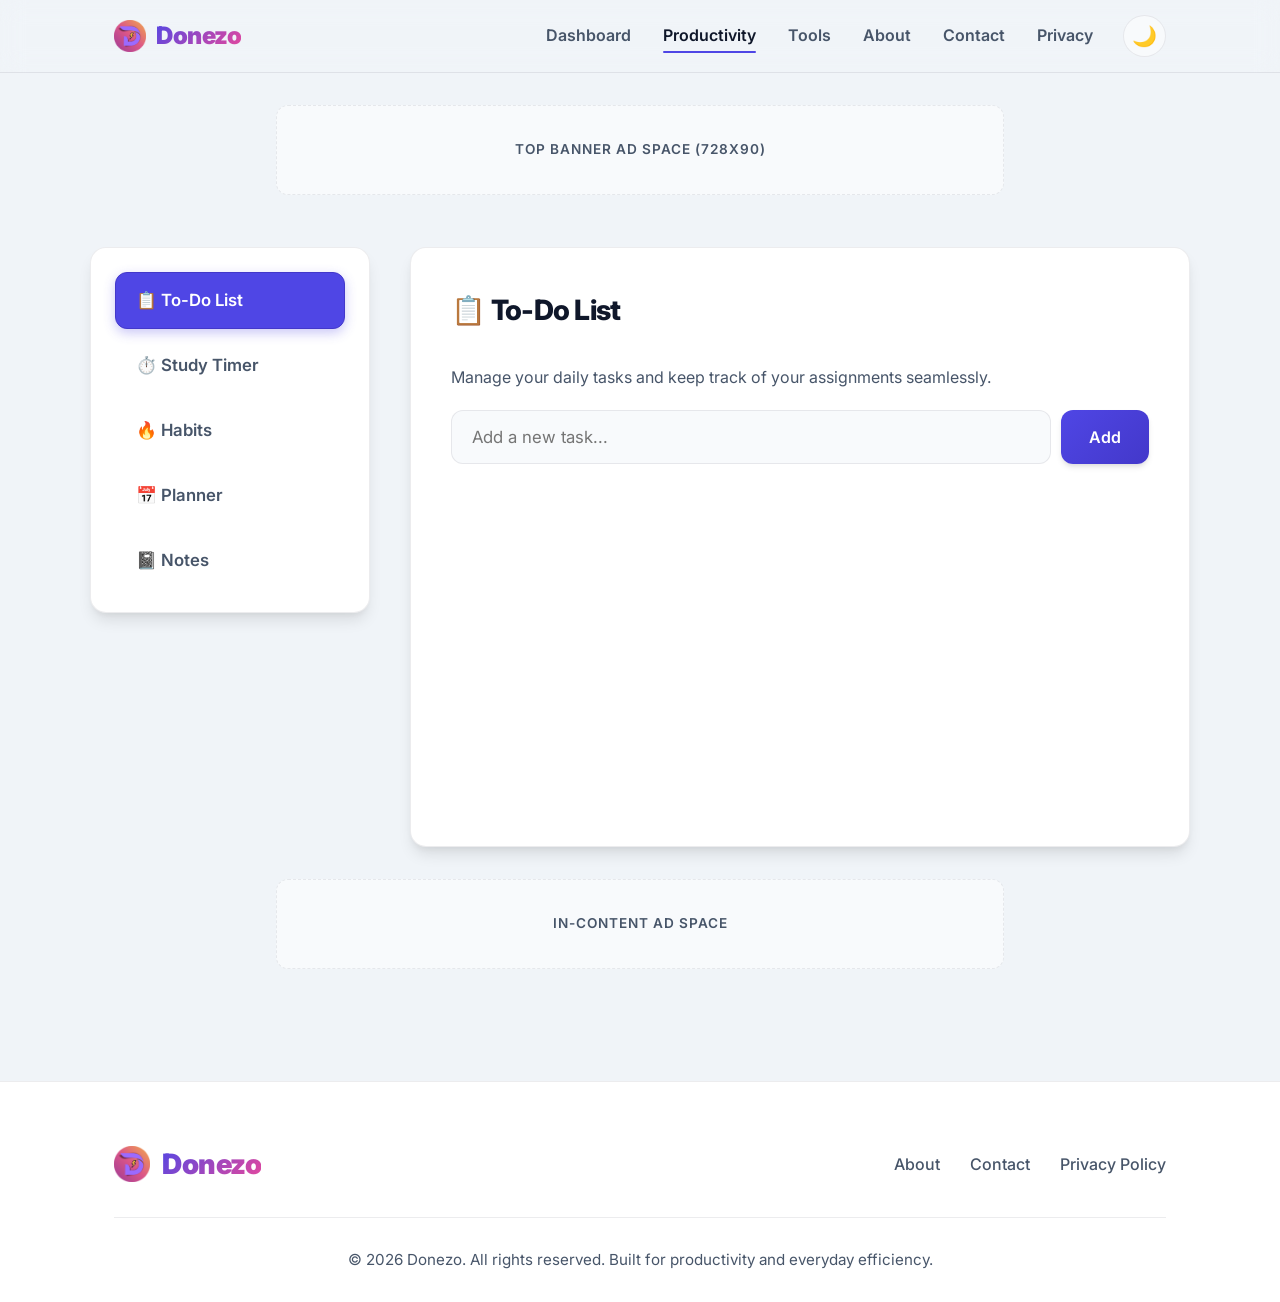
<file: productivity.html>
<!DOCTYPE html>
<html lang="en">

<head>
  <meta charset="UTF-8">
  <meta name="viewport" content="width=device-width, initial-scale=1.0">
  <title>Donezo - Productivity</title>
  <meta name="description" content="Manage your tasks, habits, and study sessions securely on your browser.">
  <link href="https://fonts.googleapis.com/css2?family=Inter:wght@400;500;600;700;800;900&display=swap"
    rel="stylesheet">
  <link rel="stylesheet" href="style.css">
  <link rel="icon" href="assets/favicon.png" type="image/png">
</head>

<body>

  <!-- Navbar -->
  <nav class="navbar">
    <div class="container nav-container">
      <a href="index.html" class="nav-logo">
        <img src="assets/logo.png" alt="Donezo Logo">
        <span class="nav-logo-text">Donezo</span>
      </a>
      <button class="hamburger" id="hamburger" aria-label="Menu">☰</button>
      <div class="nav-right" id="nav-right">
        <ul class="nav-menu" id="nav-menu">
          <li><a href="index.html" class="nav-link">Dashboard</a></li>
          <li><a href="productivity.html" class="nav-link active">Productivity</a></li>
          <li><a href="tools.html" class="nav-link">Tools</a></li>
          <li><a href="about.html" class="nav-link">About</a></li>
          <li><a href="contact.html" class="nav-link">Contact</a></li>
          <li><a href="privacy.html" class="nav-link">Privacy</a></li>
        </ul>
        <button class="theme-toggle" id="theme-toggle" aria-label="Toggle Dark Mode">🌙</button>
      </div>
    </div>
  </nav>

  <!-- Top Banner Ad Placeholder -->
  <div class="ad-container top-ad">Top Banner Ad Space (728x90)</div>

  <main class="container main-content">
    <div class="prod-layout">
      <!-- Sidebar Tabs -->
      <aside class="prod-sidebar">
        <ul class="prod-menu">
          <li class="prod-tab active" data-target="sec-todo">📋 To-Do List</li>
          <li class="prod-tab" data-target="sec-pomodoro">⏱️ Study Timer</li>
          <li class="prod-tab" data-target="sec-habits">🔥 Habits</li>
          <li class="prod-tab" data-target="sec-planner">📅 Planner</li>
          <li class="prod-tab" data-target="sec-notes">📓 Notes</li>
        </ul>
      </aside>

      <!-- Content Area -->
      <section class="prod-content-area">

        <!-- To-Do Section -->
        <div id="sec-todo" class="prod-section active">
          <h2 class="section-title">📋 To-Do List</h2>
          <p class="text-muted">Manage your daily tasks and keep track of your assignments seamlessly.</p>
          <div style="display: flex; gap: 10px; margin-top: 20px;">
            <input type="text" id="todo-input" class="form-control" placeholder="Add a new task..." autocomplete="off">
            <button id="todo-add-btn" class="btn">Add</button>
          </div>
          <div id="todo-list" class="todo-list-container">
            <!-- Rendered by JS -->
          </div>
        </div>

        <!-- Pomodoro Timer Section -->
        <div id="sec-pomodoro" class="prod-section">
          <h2 class="section-title">⏱️ Study Timer</h2>
          <p class="text-muted">Stay focused using our Pomodoro timer. Work in intervals, take short breaks.</p>
          <div class="timer-container">
            <div id="time-display" class="timer-display">25:00</div>
            <div class="timer-controls">
              <button id="timer-start" class="btn">Start Focus</button>
              <button id="timer-pause" class="btn btn-secondary">Pause</button>
              <button id="timer-reset" class="btn btn-secondary">Reset</button>
            </div>
            <div class="timer-settings">
              <div class="form-group">
                <label class="form-label">Focus Time (min)</label>
                <input type="number" id="timer-duration" class="form-control" value="25" min="1" max="180">
              </div>
            </div>
          </div>
        </div>

        <!-- Habits Section -->
        <div id="sec-habits" class="prod-section">
          <h2 class="section-title">🔥 Habit Tracker</h2>
          <p class="text-muted">Build and track your daily habits. Your streaks reset daily.</p>
          <div style="display: flex; gap: 10px; margin-top: 20px;">
            <input type="text" id="habit-input" class="form-control" placeholder="New habit to build..."
              autocomplete="off">
            <button id="habit-add-btn" class="btn">Add Habit</button>
          </div>
          <div id="habit-list" class="habit-grid">
            <!-- Rendered by JS -->
          </div>
        </div>

        <!-- Planner Section -->
        <div id="sec-planner" class="prod-section">
          <h2 class="section-title">📅 Daily Planner</h2>
          <p class="text-muted">Schedule your day by setting specific times for your routines and classes.</p>
          <div style="display: flex; gap: 10px; margin-top: 20px;">
            <input type="time" id="plan-time" class="form-control" style="width: 140px;">
            <input type="text" id="plan-desc" class="form-control" placeholder="What's happening?" autocomplete="off">
            <button id="plan-add-btn" class="btn">Add Plan</button>
          </div>
          <div id="planner-list" class="planner-list">
            <!-- Rendered by JS -->
          </div>
        </div>

        <!-- Notes Section -->
        <div id="sec-notes" class="prod-section">
          <h2 class="section-title">📓 Auto-Saving Notes</h2>
          <p class="text-muted">Jot down quick thoughts. It saves automatically as you type!</p>
          <textarea id="notes-area" class="form-control" style="height: 350px; margin-top: 15px;"
            placeholder="Start typing here..."></textarea>
        </div>

      </section>
    </div>

    <!-- In-Content Ad Placeholder -->
    <div class="ad-container in-content-ad">In-Content Ad Space</div>

  </main>

  <footer class="footer">
    <div class="container">
      <div class="footer-content">
        <div class="footer-logo">
          <img src="assets/logo.png" alt="Donezo Logo">
          <span class="footer-logo-text">Donezo</span>
        </div>
        <ul class="footer-nav">
          <li><a href="about.html">About</a></li>
          <li><a href="contact.html">Contact</a></li>
          <li><a href="privacy.html">Privacy Policy</a></li>
        </ul>
      </div>
      <div class="footer-bottom">
        &copy; 2026 Donezo. All rights reserved. Built for productivity and everyday efficiency.
      </div>
    </div>
  </footer>

  <script src="script.js"></script>
</body>

</html>
</file>
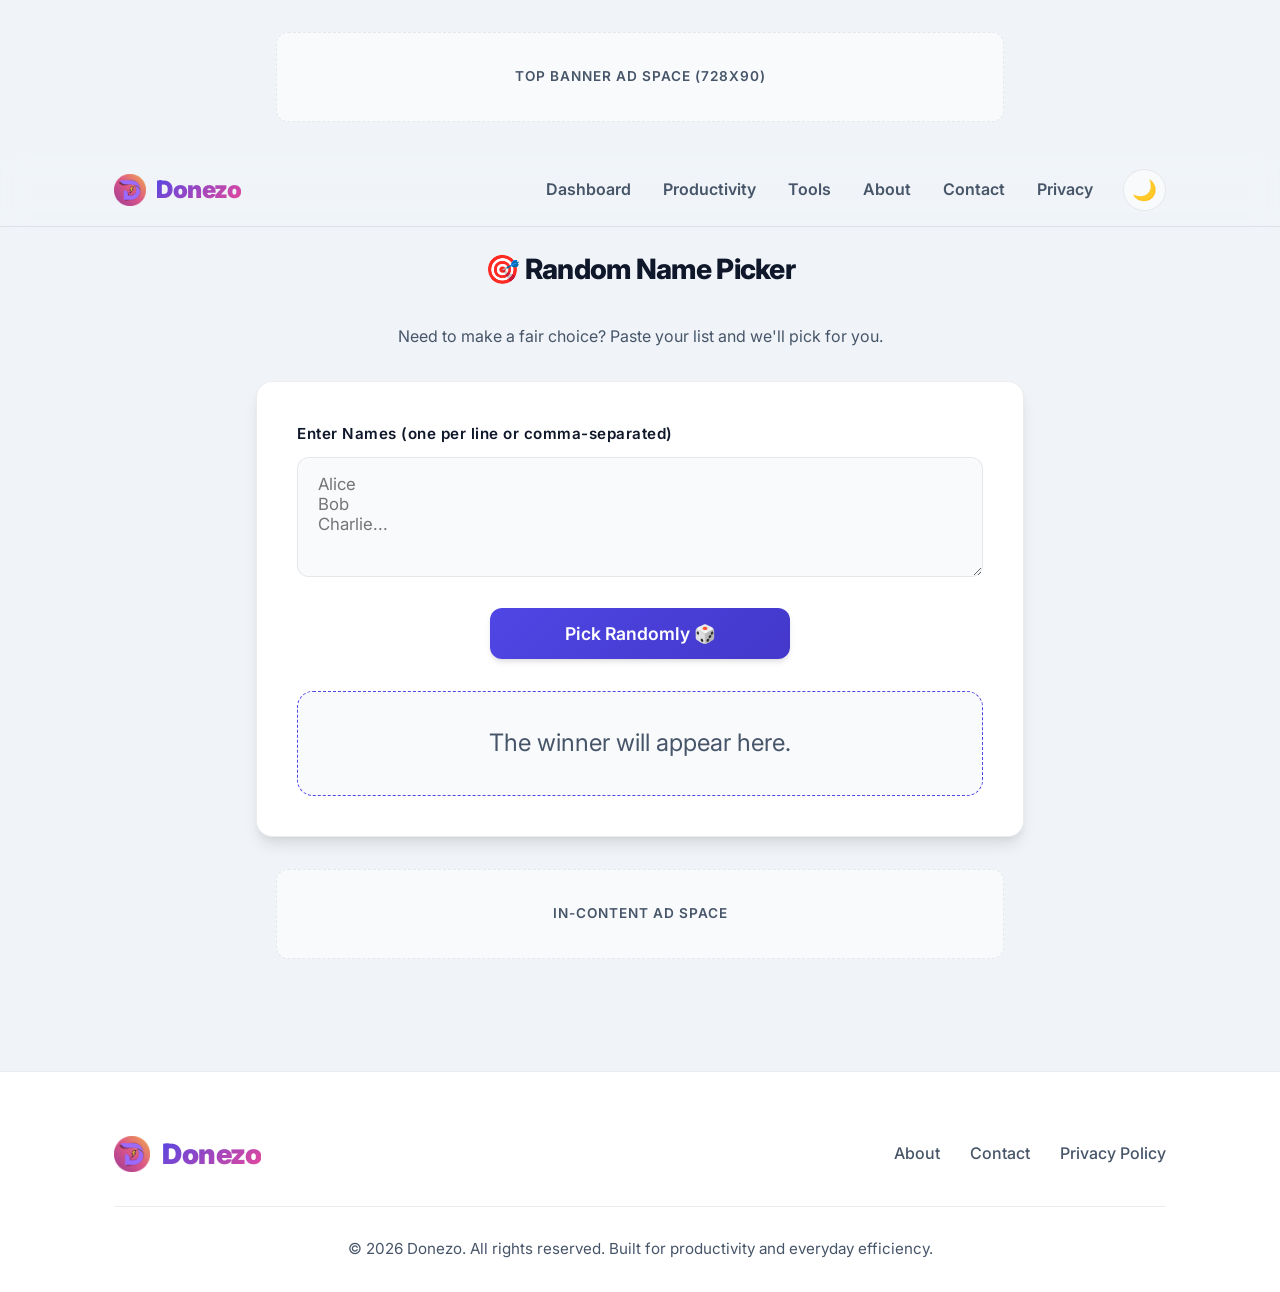
<file: random-picker.html>
<!DOCTYPE html>
<html lang="en">

<head>
  <meta charset="UTF-8">
  <meta name="viewport" content="width=device-width, initial-scale=1.0">
  <title>Random Name Picker - Donezo</title>
  <meta name="description" content="Randomly pick a name from a list for presentations or giveaways.">
  <link href="https://fonts.googleapis.com/css2?family=Inter:wght@400;500;600;700;800;900&display=swap"
    rel="stylesheet">
  <link rel="stylesheet" href="style.css">
  <link rel="icon" href="assets/favicon.png" type="image/png">
</head>

<body>

  <!-- Top Banner Ad Placeholder -->
  <div class="ad-container top-ad">Top Banner Ad Space (728x90)</div>

  <!-- Navbar -->
  <nav class="navbar">
    <div class="container nav-container">
      <a href="index.html" class="nav-logo">
        <img src="assets/logo.png" alt="Donezo Logo">
        <span class="nav-logo-text">Donezo</span>
      </a>
      <button class="hamburger" id="hamburger" aria-label="Menu">☰</button>
      <div class="nav-right" id="nav-right">
        <ul class="nav-menu" id="nav-menu">
          <li><a href="index.html" class="nav-link">Dashboard</a></li>
          <li><a href="productivity.html" class="nav-link">Productivity</a></li>
          <li><a href="tools.html" class="nav-link">Tools</a></li>
          <li><a href="about.html" class="nav-link">About</a></li>
          <li><a href="contact.html" class="nav-link">Contact</a></li>
          <li><a href="privacy.html" class="nav-link">Privacy</a></li>
        </ul>
        <button class="theme-toggle" id="theme-toggle" aria-label="Toggle Dark Mode">🌙</button>
      </div>
    </div>
  </nav>

  <main class="container main-content">
    <div class="text-center mb-2">
      <h1 class="section-title" style="justify-content: center;">🎯 Random Name Picker</h1>
      <p class="text-muted">Need to make a fair choice? Paste your list and we'll pick for you.</p>
    </div>

    <div class="tool-wrapper" id="picker-tool">
      <div class="form-group">
        <label class="form-label" for="names-input">Enter Names (one per line or comma-separated)</label>
        <textarea id="names-input" class="form-control" placeholder="Alice&#10;Bob&#10;Charlie..."></textarea>
      </div>

      <div class="text-center">
        <button id="pick-btn" class="btn" style="width: 100%; max-width: 300px; padding: 15px; font-size: 1.1rem;">Pick
          Randomly 🎲</button>
      </div>

      <div id="picker-result" class="result-box">
        <!-- Result appears here -->
        <span class="text-muted" style="font-weight: 400;">The winner will appear here.</span>
      </div>
    </div>

    <!-- In-Content Ad Placeholder -->
    <div class="ad-container mid-ad">In-Content Ad Space</div>
  </main>

  <!-- Footer -->
  <footer class="footer">
    <div class="container">
      <div class="footer-content">
        <div class="footer-logo">
          <img src="assets/logo.png" alt="Donezo Logo">
          <span class="footer-logo-text">Donezo</span>
        </div>
        <ul class="footer-nav">
          <li><a href="about.html">About</a></li>
          <li><a href="contact.html">Contact</a></li>
          <li><a href="privacy.html">Privacy Policy</a></li>
        </ul>
      </div>
      <div class="footer-bottom">
        &copy; 2026 Donezo. All rights reserved. Built for productivity and everyday efficiency.
      </div>
    </div>
  </footer>

  <script src="script.js"></script>
</body>

</html>
</file>
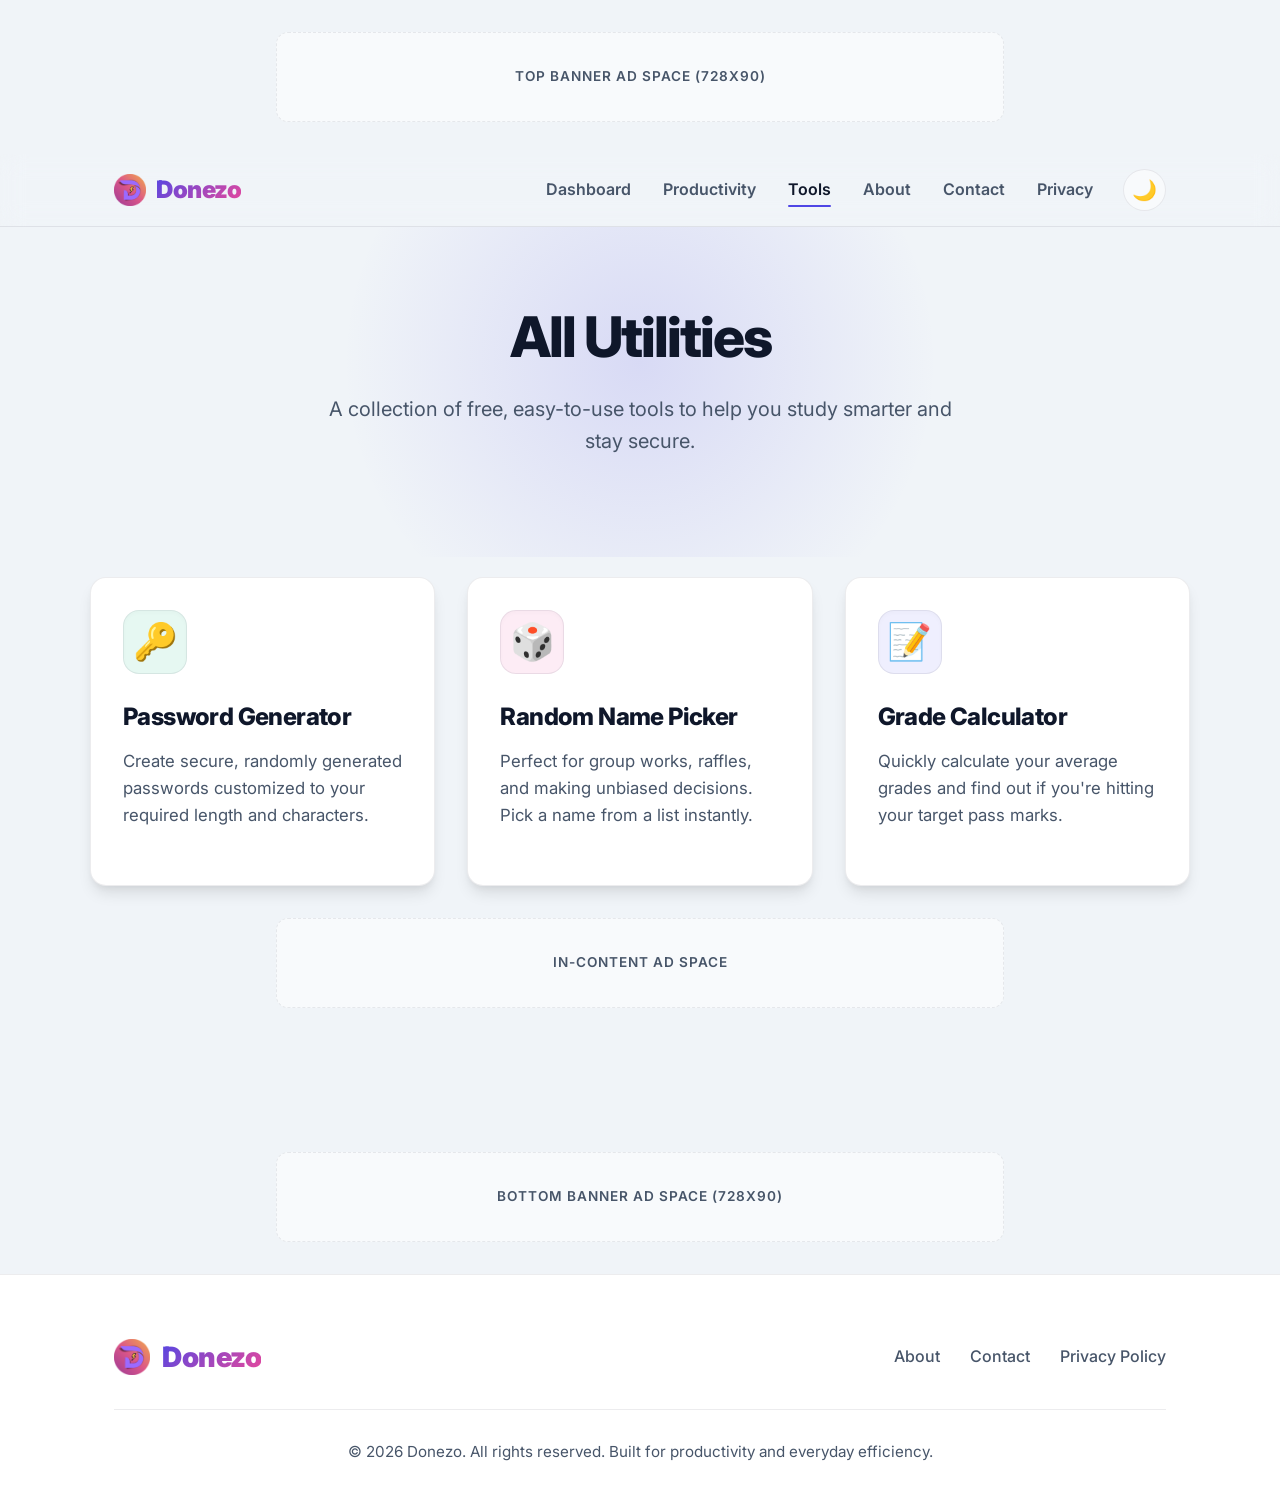
<file: tools.html>
<!DOCTYPE html>
<html lang="en">

<head>
  <meta charset="UTF-8">
  <meta name="viewport" content="width=device-width, initial-scale=1.0">
  <title>Donezo - Tools</title>
  <meta name="description"
    content="Access free utility tools: Password Generator, Random Picker, and Grade Calculator.">
  <link href="https://fonts.googleapis.com/css2?family=Inter:wght@400;500;600;700;800;900&display=swap"
    rel="stylesheet">
  <link rel="stylesheet" href="style.css">
  <link rel="icon" href="assets/favicon.png" type="image/png">
</head>

<body>

  <!-- Top Banner Ad Placeholder -->
  <div class="ad-container top-ad">Top Banner Ad Space (728x90)</div>

  <!-- Navbar -->
  <nav class="navbar">
    <div class="container nav-container">
      <a href="index.html" class="nav-logo">
        <img src="assets/logo.png" alt="Donezo Logo">
        <span class="nav-logo-text">Donezo</span>
      </a>
      <button class="hamburger" id="hamburger" aria-label="Menu">☰</button>
      <div class="nav-right" id="nav-right">
        <ul class="nav-menu" id="nav-menu">
          <li><a href="index.html" class="nav-link">Dashboard</a></li>
          <li><a href="productivity.html" class="nav-link">Productivity</a></li>
          <li><a href="tools.html" class="nav-link active">Tools</a></li>
          <li><a href="about.html" class="nav-link">About</a></li>
          <li><a href="contact.html" class="nav-link">Contact</a></li>
          <li><a href="privacy.html" class="nav-link">Privacy</a></li>
        </ul>
        <button class="theme-toggle" id="theme-toggle" aria-label="Toggle Dark Mode">🌙</button>
      </div>
    </div>
  </nav>

  <!-- Hero / Welcome -->
  <header class="hero container">
    <h1>All Utilities</h1>
    <p>A collection of free, easy-to-use tools to help you study smarter and stay secure.</p>
  </header>

  <main class="container main-content">

    <div class="cards-grid mb-2">
      <!-- Core Tools -->
      <a href="password-generator.html" class="card">
        <div class="card-icon" style="background: rgba(16, 185, 129, 0.1); color: var(--success);">🔑</div>
        <h3 class="card-title">Password Generator</h3>
        <p>Create secure, randomly generated passwords customized to your required length and characters.</p>
      </a>

      <a href="random-picker.html" class="card">
        <div class="card-icon" style="background: rgba(236, 72, 153, 0.1); color: var(--secondary);">🎲</div>
        <h3 class="card-title">Random Name Picker</h3>
        <p>Perfect for group works, raffles, and making unbiased decisions. Pick a name from a list instantly.</p>
      </a>

      <!-- Secondary Tools -->
      <a href="grade-calculator.html" class="card">
        <div class="card-icon" style="background: rgba(99, 102, 241, 0.1); color: var(--primary);">📝</div>
        <h3 class="card-title">Grade Calculator</h3>
        <p>Quickly calculate your average grades and find out if you're hitting your target pass marks.</p>
      </a>
    </div>

    <!-- In-Content Ad Placeholder -->
    <div class="ad-container mid-ad">In-Content Ad Space</div>

  </main>

  <!-- Bottom Banner Ad Placeholder -->
  <div class="ad-container bottom-ad">Bottom Banner Ad Space (728x90)</div>

  <!-- Footer -->
  <footer class="footer">
    <div class="container">
      <div class="footer-content">
        <div class="footer-logo">
          <img src="assets/logo.png" alt="Donezo Logo">
          <span class="footer-logo-text">Donezo</span>
        </div>
        <ul class="footer-nav">
          <li><a href="about.html">About</a></li>
          <li><a href="contact.html">Contact</a></li>
          <li><a href="privacy.html">Privacy Policy</a></li>
        </ul>
      </div>
      <div class="footer-bottom">
        &copy; 2026 Donezo. All rights reserved. Built for productivity and everyday efficiency.
      </div>
    </div>
  </footer>

  <script src="script.js"></script>
</body>

</html>
</file>
<file: style.css>
/* ==========================================================================
   CSS Variables & Reset (Light Mode Default)
   ========================================================================== */
:root {
  /* Brand Colors */
  --primary: #4f46e5;       /* Indigo 600 */
  --primary-hover: #4338ca; /* Indigo 700 */
  --secondary: #ec4899;     /* Pink 500 */
  --success: #10b981;
  --danger: #ef4444;
  
  /* Light Mode Theme */
  --bg-color: #f0f4f8;      /* Soft grayish blue */
  --card-bg: #ffffff;
  --text-main: #0f172a;     /* Slate 900 */
  --text-muted: #475569;    /* Slate 600 */
  --border-color: rgba(15, 23, 42, 0.08);
  --input-bg: #f8fafc;
  
  /* Shadows */
  --shadow-sm: 0 1px 2px 0 rgba(0, 0, 0, 0.05);
  --shadow-md: 0 4px 6px -1px rgba(0, 0, 0, 0.1), 0 2px 4px -1px rgba(0, 0, 0, 0.06);
  --shadow-lg: 0 10px 15px -3px rgba(0, 0, 0, 0.1), 0 4px 6px -2px rgba(0, 0, 0, 0.05);
  --shadow-hover: 0 20px 25px -5px rgba(0, 0, 0, 0.1), 0 10px 10px -5px rgba(0, 0, 0, 0.04);
  --shadow-glow: 0 0 15px rgba(79, 70, 229, 0.4);

  /* Layout */
  --border-radius: 16px;
  --transition: all 0.3s cubic-bezier(0.4, 0, 0.2, 1);
}

/* ==========================================================================
   Dark Mode Theme Overrides
   ========================================================================== */
body.dark-mode {
  --bg-color: #0f172a;      /* Slate 900 */
  --card-bg: #1e293b;       /* Slate 800 */
  --text-main: #f8fafc;     /* Slate 50 */
  --text-muted: #94a3b8;    /* Slate 400 */
  --border-color: rgba(255, 255, 255, 0.1);
  --input-bg: #0f172a;
  
  --shadow-sm: 0 1px 2px 0 rgba(0, 0, 0, 0.5);
  --shadow-md: 0 4px 6px -1px rgba(0, 0, 0, 0.3), 0 2px 4px -1px rgba(0, 0, 0, 0.2);
  --shadow-lg: 0 10px 15px -3px rgba(0, 0, 0, 0.4), 0 4px 6px -2px rgba(0, 0, 0, 0.2);
  --shadow-hover: 0 20px 25px -5px rgba(0, 0, 0, 0.5), 0 10px 10px -5px rgba(0, 0, 0, 0.3);
}

* {
  margin: 0;
  padding: 0;
  box-sizing: border-box;
  font-family: 'Inter', system-ui, -apple-system, sans-serif;
}

body {
  background-color: var(--bg-color);
  color: var(--text-main);
  line-height: 1.6;
  display: flex;
  flex-direction: column;
  min-height: 100vh;
  transition: background-color 0.3s ease, color 0.3s ease;
}

/* ==========================================================================
   Typography & Utilities
   ========================================================================== */
h1, h2, h3, h4 { 
  color: var(--text-main); 
  font-weight: 800; 
  margin-bottom: 0.5rem; 
  letter-spacing: -0.025em;
}
a { text-decoration: none; color: inherit; }

.container {
  width: 100%;
  max-width: 1100px;
  margin: 0 auto;
  padding: 0 24px;
}

.tagline {
  font-size: 1.05rem;
  font-weight: 500;
  color: var(--text-muted);
  letter-spacing: 0.3px;
  margin-top: 8px;
}

.text-center { text-align: center; }
.text-muted { color: var(--text-muted); }
.mb-1 { margin-bottom: 1rem; }
.mb-2 { margin-bottom: 2rem; }
.mt-2 { margin-top: 2rem; }

/* Buttons */
.btn {
  display: inline-flex;
  align-items: center;
  justify-content: center;
  background: linear-gradient(135deg, var(--primary), var(--primary-hover));
  color: #fff;
  padding: 12px 28px;
  border: none;
  border-radius: 12px;
  font-size: 1rem;
  font-weight: 600;
  cursor: pointer;
  transition: var(--transition);
  box-shadow: var(--shadow-md);
  gap: 8px;
}

.btn:hover {
  transform: translateY(-2px);
  box-shadow: var(--shadow-glow);
  opacity: 0.95;
}

.btn:active {
  transform: translateY(0) scale(0.98);
}

.btn-secondary { 
  background: var(--card-bg); 
  color: var(--text-main);
  border: 1px solid var(--border-color);
  box-shadow: var(--shadow-sm);
}
.btn-secondary:hover { 
  background: var(--input-bg); 
  box-shadow: var(--shadow-md); 
  opacity: 1;
}

.btn-danger { background: var(--danger); }
.btn-success { background: var(--success); }
.btn-sm { padding: 8px 16px; font-size: 0.9rem; }

/* ==========================================================================
   Navbar
   ========================================================================== */
.navbar {
  background-color: rgba(var(--card-bg), 0.8);
  backdrop-filter: blur(12px);
  -webkit-backdrop-filter: blur(12px);
  border-bottom: 1px solid var(--border-color);
  position: sticky;
  top: 0;
  z-index: 1000;
  transition: background-color 0.3s ease, border-color 0.3s ease;
}

.nav-container {
  display: flex;
  justify-content: space-between;
  align-items: center;
  height: 72px;
}

.nav-logo {
  font-size: 1.5rem;
  font-weight: 900;
  display: flex;
  align-items: center;
  gap: 10px;
  text-decoration: none;
  transition: var(--transition);
}

.nav-logo:hover {
  opacity: 0.85;
  transform: scale(0.98);
}

.nav-logo-text,
.footer-logo-text {
  background: linear-gradient(135deg, var(--primary), var(--secondary));
  -webkit-background-clip: text;
  background-clip: text;
  -webkit-text-fill-color: transparent;
  letter-spacing: -0.5px;
}

.nav-logo img {
  height: 32px;
  width: auto;
}

.nav-right {
  display: flex;
  align-items: center;
  gap: 30px;
}

.nav-menu {
  display: flex;
  list-style: none;
  gap: 32px;
  align-items: center;
}

.nav-link {
  font-weight: 600;
  color: var(--text-muted);
  transition: var(--transition);
  padding: 8px 0;
  position: relative;
}

.nav-link:hover, .nav-link.active {
  color: var(--text-main);
}

.nav-link.active::after {
  content: '';
  position: absolute;
  bottom: 0;
  left: 0;
  width: 100%;
  height: 2px;
  background-color: var(--primary);
  border-radius: 2px;
}

.theme-toggle {
  background: none;
  border: none;
  color: var(--text-main);
  font-size: 1.25rem;
  cursor: pointer;
  padding: 8px;
  border-radius: 50%;
  display: flex;
  align-items: center;
  justify-content: center;
  transition: var(--transition);
  background-color: var(--input-bg);
  border: 1px solid var(--border-color);
}

.theme-toggle:hover {
  transform: scale(1.1);
  background-color: var(--border-color);
}

.hamburger {
  display: none;
  cursor: pointer;
  background: none;
  border: none;
  font-size: 1.8rem;
  color: var(--text-main);
  padding: 5px;
}

/* ==========================================================================
   Ad Containers
   ========================================================================== */
.ad-container {
  background-color: var(--input-bg);
  border: 1px dashed var(--border-color);
  display: flex;
  align-items: center;
  justify-content: center;
  color: var(--text-muted);
  font-size: 0.85rem;
  font-weight: 600;
  margin: 32px auto;
  border-radius: 12px;
  width: 100%;
  max-width: 728px;
  min-height: 90px;
  text-transform: uppercase;
  letter-spacing: 1px;
}

/* ==========================================================================
   Hero & Layout
   ========================================================================== */
.hero {
  text-align: center;
  padding: 80px 20px 60px;
  position: relative;
  overflow: hidden;
}

.hero::before {
  content: '';
  position: absolute;
  top: -50%;
  left: 50%;
  transform: translateX(-50%);
  width: 600px;
  height: 600px;
  background: radial-gradient(circle, rgba(79,70,229,0.15) 0%, rgba(255,255,255,0) 70%);
  z-index: -1;
  pointer-events: none;
}

body.dark-mode .hero::before {
  background: radial-gradient(circle, rgba(79,70,229,0.2) 0%, rgba(15,23,42,0) 70%);
}

.hero h1 {
  font-size: 3.5rem;
  letter-spacing: -2px;
  margin-bottom: 24px;
  line-height: 1.1;
}

.hero p {
  font-size: 1.25rem;
  color: var(--text-muted);
  max-width: 640px;
  margin: 0 auto 40px;
  font-weight: 400;
}

.hero-actions {
  display: flex;
  gap: 16px;
  justify-content: center;
  flex-wrap: wrap;
}

.main-content {
  flex: 1;
  padding: 20px 0 80px;
}

.section-title {
  font-size: 1.75rem;
  margin-bottom: 32px;
  color: var(--text-main);
  display: flex;
  align-items: center;
  gap: 12px;
}

/* ==========================================================================
   Cards
   ========================================================================== */
.cards-grid {
  display: grid;
  grid-template-columns: repeat(auto-fill, minmax(320px, 1fr));
  gap: 32px;
}

.card {
  background: var(--card-bg);
  border-radius: var(--border-radius);
  padding: 32px;
  box-shadow: var(--shadow-lg);
  transition: var(--transition);
  display: flex;
  flex-direction: column;
  border: 1px solid var(--border-color);
  position: relative;
  overflow: hidden;
  z-index: 1;
}

.card::after {
  content: '';
  position: absolute;
  top: 0; left: 0; right: 0; bottom: 0;
  background: linear-gradient(180deg, rgba(255,255,255,0.05) 0%, rgba(255,255,255,0) 100%);
  z-index: -1;
  pointer-events: none;
}

.card:hover {
  transform: translateY(-4px) scale(1.01);
  box-shadow: var(--shadow-hover);
  border-color: var(--primary);
}

.card-icon {
  font-size: 2.25rem;
  margin-bottom: 24px;
  height: 64px;
  width: 64px;
  background: var(--input-bg);
  color: var(--primary);
  border-radius: 16px;
  display: flex;
  align-items: center;
  justify-content: center;
  box-shadow: inset 0 2px 4px rgba(0,0,0,0.02);
  border: 1px solid var(--border-color);
}

.card-title {
  font-size: 1.5rem;
  margin-bottom: 12px;
}

.card p {
  color: var(--text-muted);
  margin-bottom: 24px;
  flex-grow: 1;
  font-size: 1.05rem;
  line-height: 1.6;
}

/* ==========================================================================
   Forms & Tools UI
   ========================================================================== */
.tool-wrapper {
  background: var(--card-bg);
  border-radius: var(--border-radius);
  padding: 40px;
  box-shadow: var(--shadow-lg);
  max-width: 768px;
  margin: 0 auto;
  border: 1px solid var(--border-color);
}

.form-group { margin-bottom: 24px; }
.form-label {
  display: block;
  font-weight: 600;
  margin-bottom: 10px;
  color: var(--text-main);
  font-size: 0.95rem;
  letter-spacing: 0.5px;
}

.form-control {
  width: 100%;
  padding: 16px 20px;
  border: 1px solid var(--border-color);
  border-radius: 12px;
  font-size: 1.05rem;
  transition: var(--transition);
  background-color: var(--input-bg);
  color: var(--text-main);
}

.form-control:focus {
  outline: none;
  border-color: var(--primary);
  background-color: var(--card-bg);
  box-shadow: 0 0 0 4px rgba(79, 70, 229, 0.15);
}

textarea.form-control { resize: vertical; min-height: 120px; }

.result-box {
  margin-top: 32px;
  padding: 32px;
  border-radius: 16px;
  background-color: var(--input-bg);
  border: 1px dashed var(--primary);
  text-align: center;
  font-size: 1.5rem;
  font-weight: 700;
  min-height: 100px;
  display: flex;
  flex-direction: column;
  justify-content: center;
  align-items: center;
  gap: 16px;
  color: var(--primary);
}

/* ==========================================================================
   Productivity Hub Layout (Tabs)
   ========================================================================== */
.prod-layout {
  display: grid;
  grid-template-columns: 280px 1fr;
  gap: 40px;
  align-items: start;
}

.prod-sidebar {
  background: var(--card-bg);
  border-radius: var(--border-radius);
  padding: 24px;
  box-shadow: var(--shadow-lg);
  border: 1px solid var(--border-color);
  position: sticky;
  top: 100px;
}

.prod-menu {
  list-style: none;
  display: flex;
  flex-direction: column;
  gap: 8px;
}

.prod-tab {
  padding: 14px 20px;
  border-radius: 12px;
  cursor: pointer;
  font-weight: 600;
  color: var(--text-muted);
  transition: var(--transition);
  display: flex;
  align-items: center;
  gap: 16px;
  font-size: 1.05rem;
  border: 1px solid transparent;
}

.prod-tab:hover { 
  background-color: var(--input-bg); 
  color: var(--text-main); 
}
.prod-tab.active { 
  background-color: var(--primary); 
  color: #fff; 
  border-color: var(--primary-hover);
  box-shadow: 0 4px 12px rgba(79, 70, 229, 0.3);
}

.prod-content-area {
  background: var(--card-bg);
  border-radius: var(--border-radius);
  padding: 40px;
  box-shadow: var(--shadow-lg);
  border: 1px solid var(--border-color);
  min-height: 600px;
}

.prod-section { display: none; animation: fadeIn 0.4s ease; }
.prod-section.active { display: block; }

@keyframes fadeIn {
  from { opacity: 0; transform: translateY(15px); }
  to { opacity: 1; transform: translateY(0); }
}

/* ==========================================================================
   Productivity Tools Specifics
   ========================================================================== */
/* To-Do List */
.todo-list-container { margin-top: 32px; }
.todo-item {
  display: flex;
  align-items: center;
  padding: 16px 24px;
  background: var(--input-bg);
  border-radius: 12px;
  margin-bottom: 16px;
  border: 1px solid var(--border-color);
  gap: 20px;
  transition: var(--transition);
}
.todo-item:hover { transform: translateX(4px); border-color: var(--text-muted); }
.todo-checkbox { width: 24px; height: 24px; cursor: pointer; accent-color: var(--primary); }
.todo-text { flex: 1; font-size: 1.1rem; font-weight: 500; }
.todo-item.completed .todo-text { text-decoration: line-through; color: var(--text-muted); }
.todo-delete {
  background: none; border: none; color: var(--text-muted); cursor: pointer;
  font-size: 1.4rem; transition: 0.2s;
}
.todo-delete:hover { color: var(--danger); transform: scale(1.1); }

/* Pomodoro Timer */
.timer-container { text-align: center; padding: 40px 0; }
.timer-display {
  font-size: 7rem; font-weight: 900; font-variant-numeric: tabular-nums;
  color: var(--text-main); margin: 30px 0; letter-spacing: -4px;
  text-shadow: 0 4px 24px rgba(0,0,0,0.05);
}
.timer-controls { display: flex; justify-content: center; gap: 20px; margin-bottom: 40px; }
.timer-settings { display: flex; justify-content: center; gap: 24px; }
.timer-settings .form-group { width: 140px; }

/* Habit Tracker */
.habit-grid {
  display: grid; gap: 20px; margin-top: 32px;
}
.habit-item {
  display: flex; justify-content: space-between; align-items: center;
  background: var(--input-bg); padding: 20px 24px; border-radius: 16px;
  border: 1px solid var(--border-color);
}
.habit-streak { 
  font-weight: 700; color: var(--secondary); 
  background: rgba(236, 72, 153, 0.1); 
  padding: 6px 16px; border-radius: 24px; font-size: 0.95rem;
}

/* Planner */
.planner-list { margin-top: 32px; }
.planner-item {
  display: flex; gap: 24px; margin-bottom: 16px; align-items: center;
  background: var(--input-bg); padding: 16px 24px; border-radius: 12px;
  border: 1px solid var(--border-color);
}
.planner-time { font-weight: 800; color: var(--primary); min-width: 100px; font-size: 1.1rem; }
.planner-desc { flex: 1; font-size: 1.1rem; }

/* ==========================================================================
   Tool Pages Specifics
   ========================================================================== */
.grade-row { display: flex; gap: 20px; align-items: center; margin-bottom: 20px; }
.grade-row .form-group { margin-bottom: 0; flex: 1; }
.pass-options { display: grid; grid-template-columns: 1fr 1fr; gap: 20px; margin-bottom: 32px; }
.pass-option-label { display: flex; align-items: center; gap: 12px; cursor: pointer; font-weight: 600; background: var(--input-bg); padding: 16px; border-radius: 12px; border: 1px solid var(--border-color); }
.pass-option-label input { width: 22px; height: 22px; accent-color: var(--primary); }
.password-output-group { display: flex; gap: 16px; }
.password-output-group .form-control { font-family: monospace; font-size: 1.4rem; font-weight: 700; text-align: center; letter-spacing: 2px; }

/* ==========================================================================
   Footer
   ========================================================================== */
.footer {
  background-color: var(--card-bg);
  border-top: 1px solid var(--border-color);
  padding: 60px 0 30px;
  margin-top: auto;
}
.footer-content { 
  display: flex; justify-content: space-between; align-items: center; 
  border-bottom: 1px solid var(--border-color); padding-bottom: 30px; margin-bottom: 30px; 
  flex-wrap: wrap; gap: 30px; 
}
.footer-logo { 
  font-size: 1.75rem; 
  font-weight: 900; 
  color: var(--text-main); 
  display: flex;
  align-items: center;
  gap: 12px;
}
.footer-logo img {
  height: 36px;
  width: auto;
}
.footer-nav { display: flex; gap: 30px; list-style: none; }
.footer-nav a { color: var(--text-muted); font-weight: 500; transition: var(--transition); }
.footer-nav a:hover { color: var(--primary); }
.footer-bottom { text-align: center; color: var(--text-muted); font-size: 0.95rem; }

/* ==========================================================================
   Toast Notifications & Trust Signals
   ========================================================================== */
#toast-container {
  position: fixed;
  bottom: 24px;
  right: 24px;
  display: flex;
  flex-direction: column;
  gap: 12px;
  z-index: 9999;
}

.toast {
  background: var(--text-main);
  color: var(--bg-color);
  padding: 12px 24px;
  border-radius: 8px;
  font-weight: 600;
  font-size: 0.95rem;
  box-shadow: var(--shadow-lg);
  opacity: 0;
  transform: translateY(20px);
  animation: slideInToast 0.3s cubic-bezier(0.4, 0, 0.2, 1) forwards;
  display: flex;
  align-items: center;
  gap: 8px;
}

@keyframes slideInToast {
  to { opacity: 1; transform: translateY(0); }
}

.toast.hiding {
  animation: fadeOutToast 0.3s ease forwards;
}

@keyframes fadeOutToast {
  to { opacity: 0; transform: translateY(10px); }
}

/* ==========================================================================
   Responsiveness
   ========================================================================== */
@media (max-width: 768px) {
  .hamburger { display: block; z-index: 1001; position: relative; }
  .nav-right {
    position: fixed; top: 0; right: -100%; width: 280px;
    height: 100vh; background-color: var(--card-bg);
    flex-direction: column; align-items: flex-start; padding: 100px 30px 40px;
    transition: right 0.4s cubic-bezier(0.4, 0, 0.2, 1);
    box-shadow: -10px 0 30px rgba(0,0,0,0.1);
    border-left: 1px solid var(--border-color);
    z-index: 1000;
  }
  .nav-right.active { right: 0; }
  .nav-menu { flex-direction: column; width: 100%; align-items: flex-start; gap: 20px;}
  .nav-link { font-size: 1.25rem; width: 100%; display: block; }
  
  .nav-logo { font-size: 1.25rem; gap: 8px; }
  .nav-logo img { height: 26px; }
  
  .theme-toggle { margin-top: 20px; align-self: flex-start; }
  
  .prod-layout { grid-template-columns: 1fr; gap: 24px; }
  .prod-sidebar { position: static; display: flex; overflow-x: auto; padding: 16px; margin-bottom: 10px; border-radius: 12px; }
  .prod-menu { flex-direction: row; gap: 12px; width: max-content; }
  .prod-tab { white-space: nowrap; padding: 10px 16px; }
  .prod-content-area { padding: 24px; }
  
  .hero { padding: 60px 20px 40px; }
  .hero h1 { font-size: 2.5rem; }
  
  .footer-content { flex-direction: column; text-align: center; }
  .footer-logo { justify-content: center; font-size: 1.5rem; }
  .footer-logo img { height: 28px; }
  
  .timer-display { font-size: 5rem; }
  .pass-options { grid-template-columns: 1fr; }
  .todo-item { flex-direction: column; align-items: flex-start; }
  .todo-delete { align-self: flex-end; margin-top: -30px; }
}
</file>
